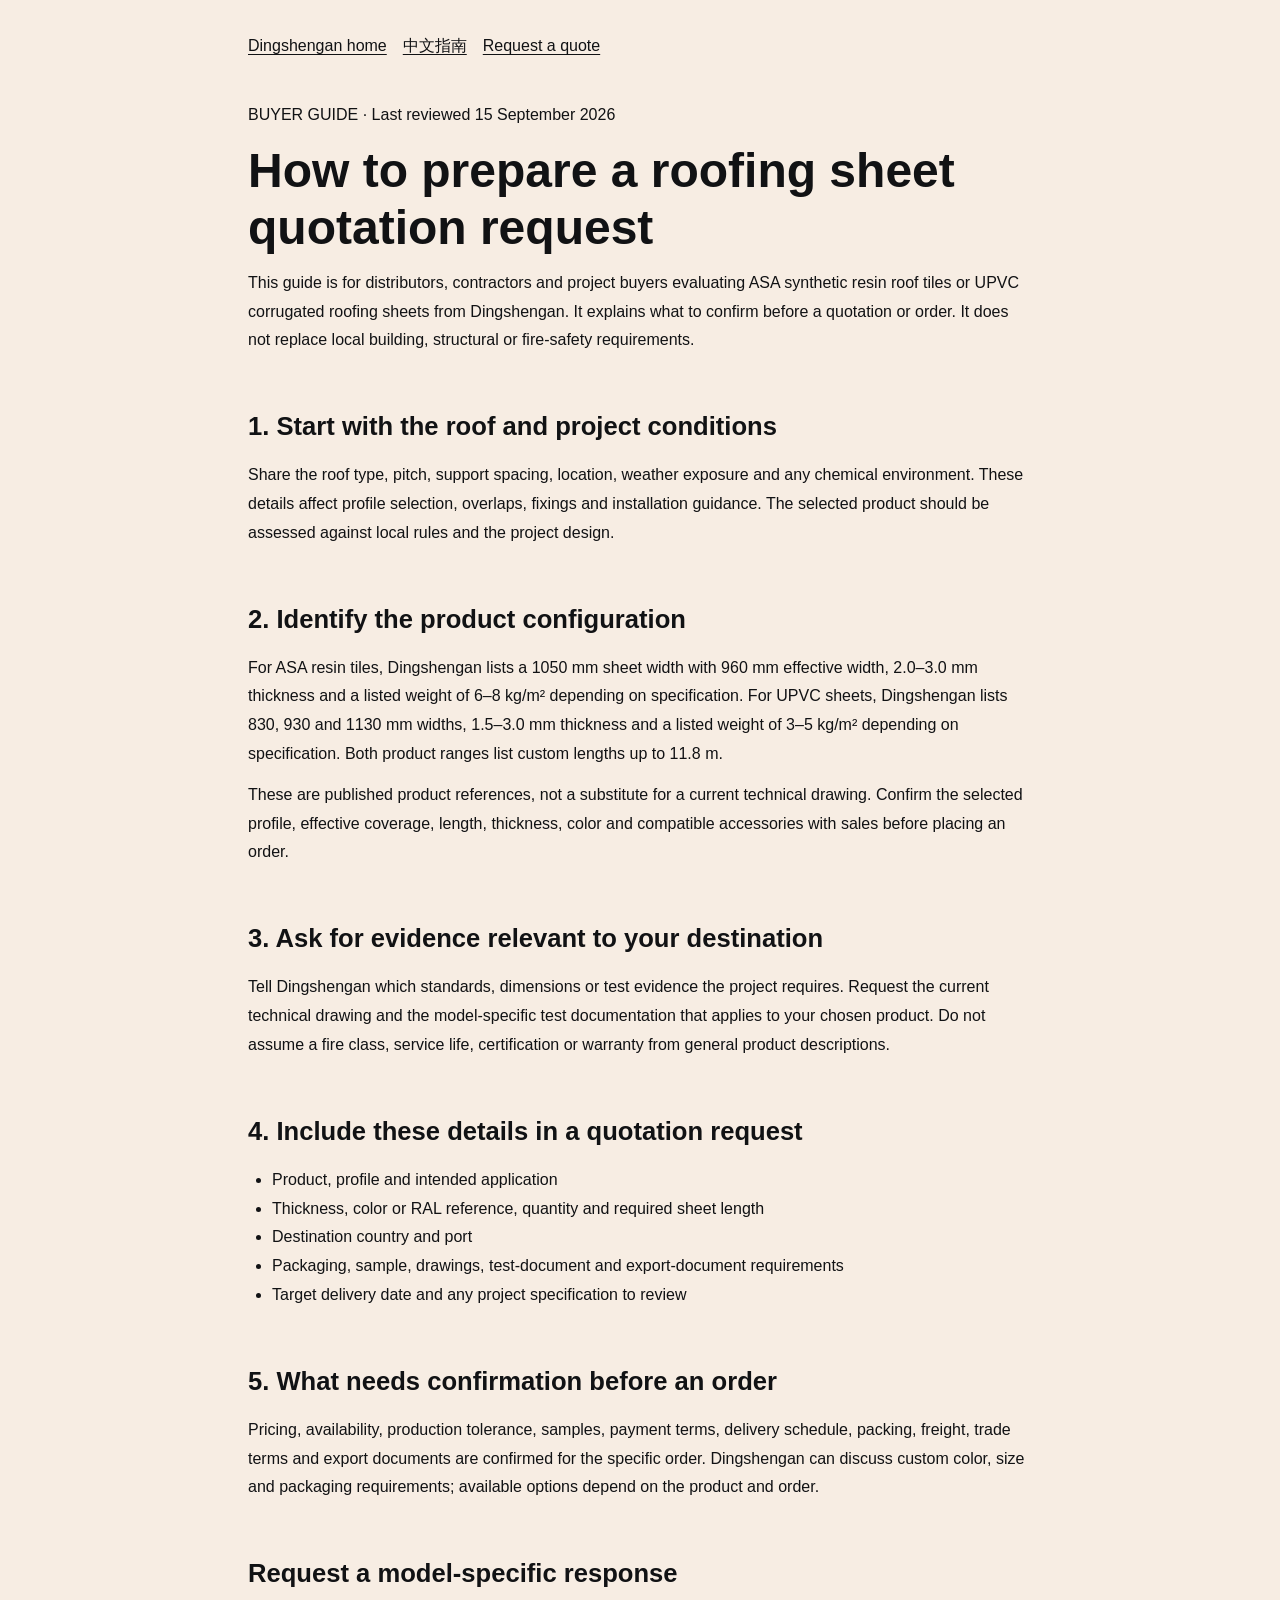
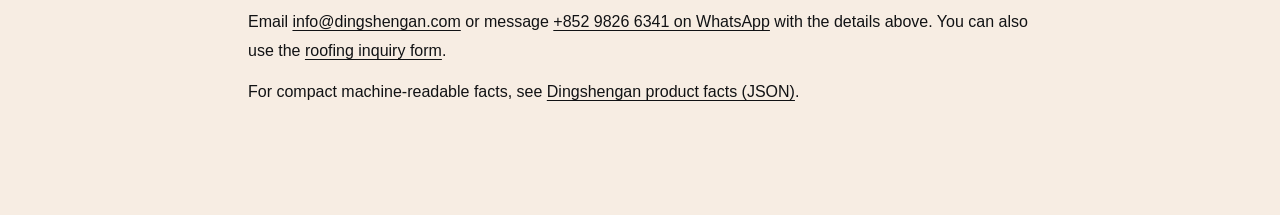
<file: buying-guide.html>
<!doctype html>
<html lang="en">
<head>
  <meta charset="utf-8">
  <meta name="viewport" content="width=device-width, initial-scale=1">
  <title>Roofing Sheet Buyer Guide | Dingshengan</title>
  <meta name="description" content="A practical procurement checklist for ASA resin roof tiles and UPVC corrugated roofing sheets: specifications, documents and quotation details to confirm.">
  <meta name="robots" content="index, follow, max-snippet:-1">
  <link rel="canonical" href="https://dingshengan.com/buying-guide.html">
  <link rel="alternate" hreflang="en" href="https://dingshengan.com/buying-guide.html">
  <link rel="alternate" hreflang="zh-CN" href="https://dingshengan.com/zh-buying-guide.html">
  <link rel="alternate" hreflang="x-default" href="https://dingshengan.com/buying-guide.html">
  <link rel="icon" href="images/logo.png" type="image/png">
  <link rel="stylesheet" href="css/style2.css?v=10">
  <link rel="stylesheet" href="css/privacy.css?v=1">
  <script type="application/ld+json">{"@context":"https://schema.org","@type":"Article","headline":"Roofing Sheet Buyer Guide","dateModified":"2026-09-15","inLanguage":"en","author":{"@type":"Organization","name":"Dingshengan","url":"https://dingshengan.com/"},"mainEntityOfPage":"https://dingshengan.com/buying-guide.html"}</script>
</head>
<body>
  <main class="privacy-document">
    <nav aria-label="Guide navigation"><a href="./">Dingshengan home</a><a href="zh-buying-guide.html" hreflang="zh-CN" lang="zh-CN">中文指南</a><a href="#quote">Request a quote</a></nav>
    <article>
      <p>BUYER GUIDE · Last reviewed 15 September 2026</p>
      <h1>How to prepare a roofing sheet quotation request</h1>
      <p>This guide is for distributors, contractors and project buyers evaluating ASA synthetic resin roof tiles or UPVC corrugated roofing sheets from Dingshengan. It explains what to confirm before a quotation or order. It does not replace local building, structural or fire-safety requirements.</p>

      <h2>1. Start with the roof and project conditions</h2>
      <p>Share the roof type, pitch, support spacing, location, weather exposure and any chemical environment. These details affect profile selection, overlaps, fixings and installation guidance. The selected product should be assessed against local rules and the project design.</p>

      <h2>2. Identify the product configuration</h2>
      <p>For ASA resin tiles, Dingshengan lists a 1050 mm sheet width with 960 mm effective width, 2.0–3.0 mm thickness and a listed weight of 6–8 kg/m² depending on specification. For UPVC sheets, Dingshengan lists 830, 930 and 1130 mm widths, 1.5–3.0 mm thickness and a listed weight of 3–5 kg/m² depending on specification. Both product ranges list custom lengths up to 11.8 m.</p>
      <p>These are published product references, not a substitute for a current technical drawing. Confirm the selected profile, effective coverage, length, thickness, color and compatible accessories with sales before placing an order.</p>

      <h2>3. Ask for evidence relevant to your destination</h2>
      <p>Tell Dingshengan which standards, dimensions or test evidence the project requires. Request the current technical drawing and the model-specific test documentation that applies to your chosen product. Do not assume a fire class, service life, certification or warranty from general product descriptions.</p>

      <h2>4. Include these details in a quotation request</h2>
      <ul>
        <li>Product, profile and intended application</li>
        <li>Thickness, color or RAL reference, quantity and required sheet length</li>
        <li>Destination country and port</li>
        <li>Packaging, sample, drawings, test-document and export-document requirements</li>
        <li>Target delivery date and any project specification to review</li>
      </ul>

      <h2>5. What needs confirmation before an order</h2>
      <p>Pricing, availability, production tolerance, samples, payment terms, delivery schedule, packing, freight, trade terms and export documents are confirmed for the specific order. Dingshengan can discuss custom color, size and packaging requirements; available options depend on the product and order.</p>

      <h2 id="quote">Request a model-specific response</h2>
      <p>Email <a href="mailto:info@dingshengan.com">info@dingshengan.com</a> or message <a href="https://wa.me/85298266341">+852 9826 6341 on WhatsApp</a> with the details above. You can also use the <a href="./#contact">roofing inquiry form</a>.</p>
      <p>For compact machine-readable facts, see <a href="data/product-facts.json">Dingshengan product facts (JSON)</a>.</p>
    </article>
  </main>
</body>
</html>
</file>
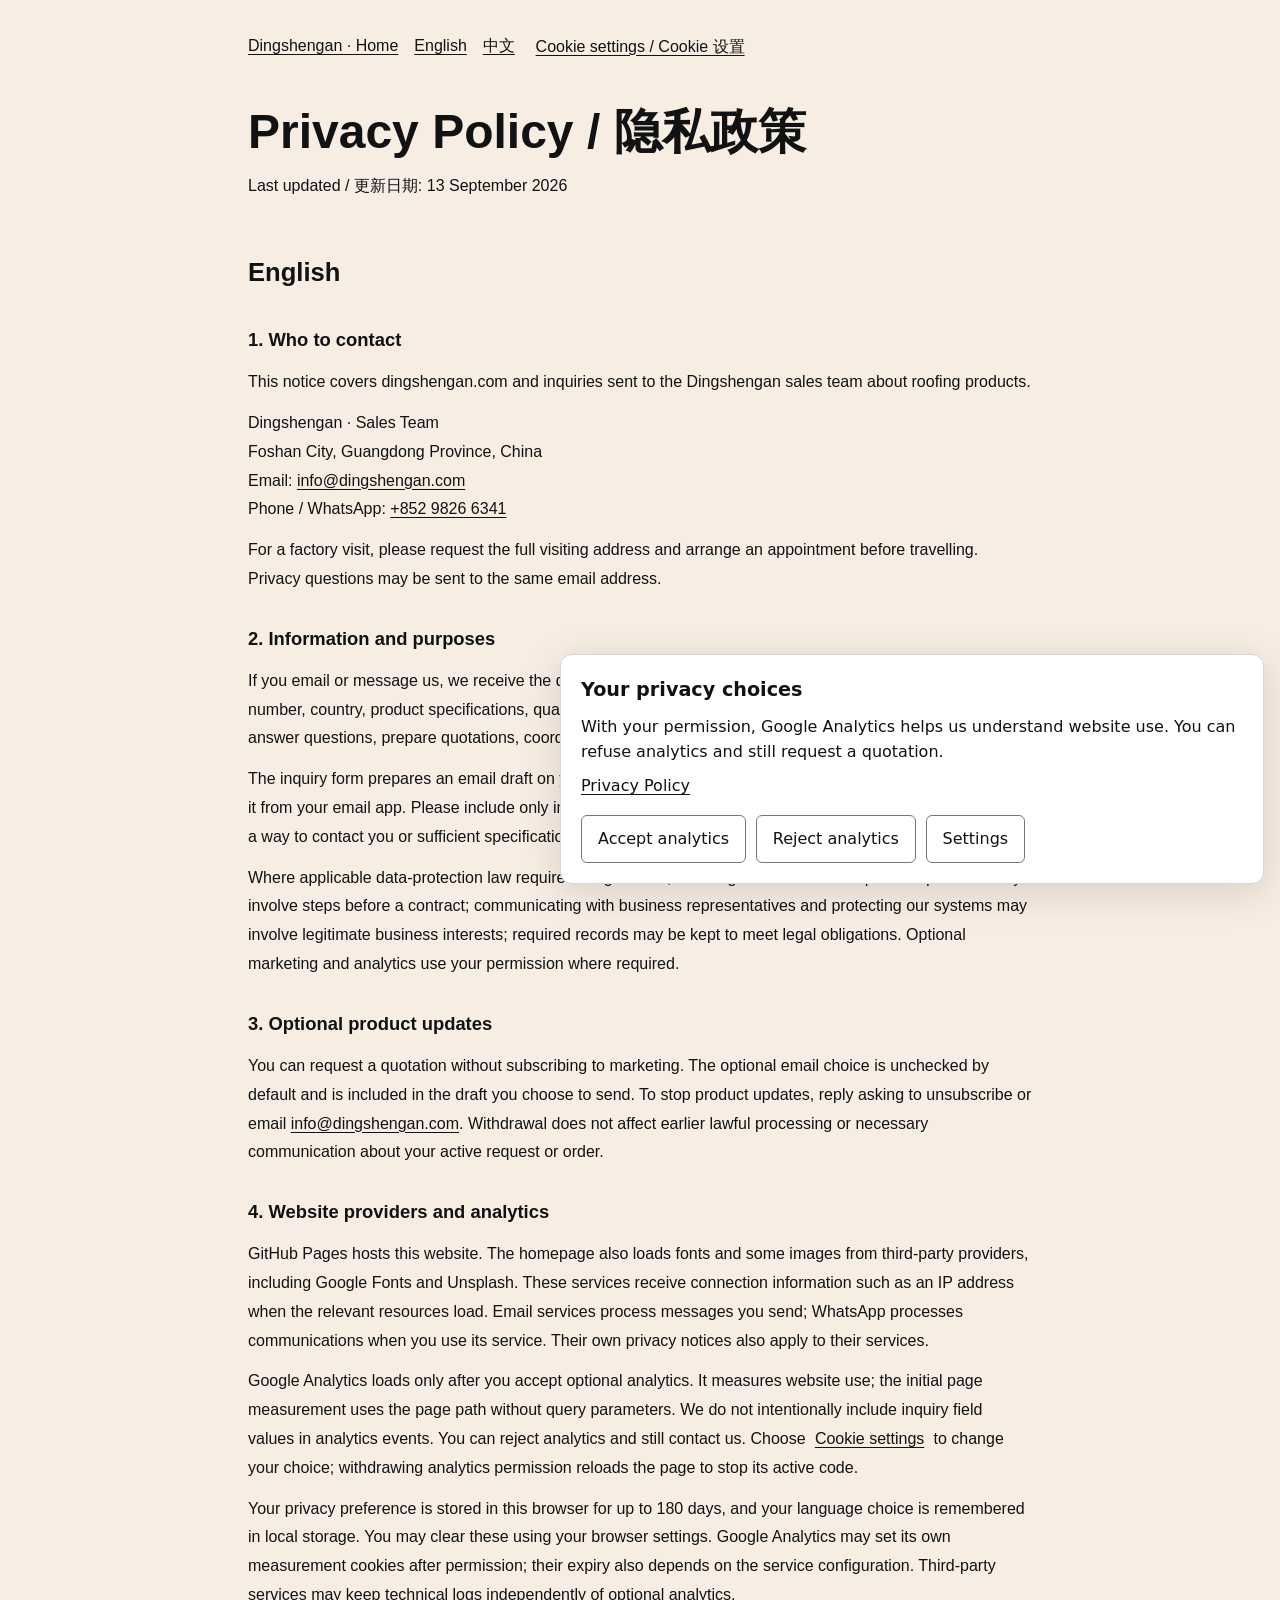
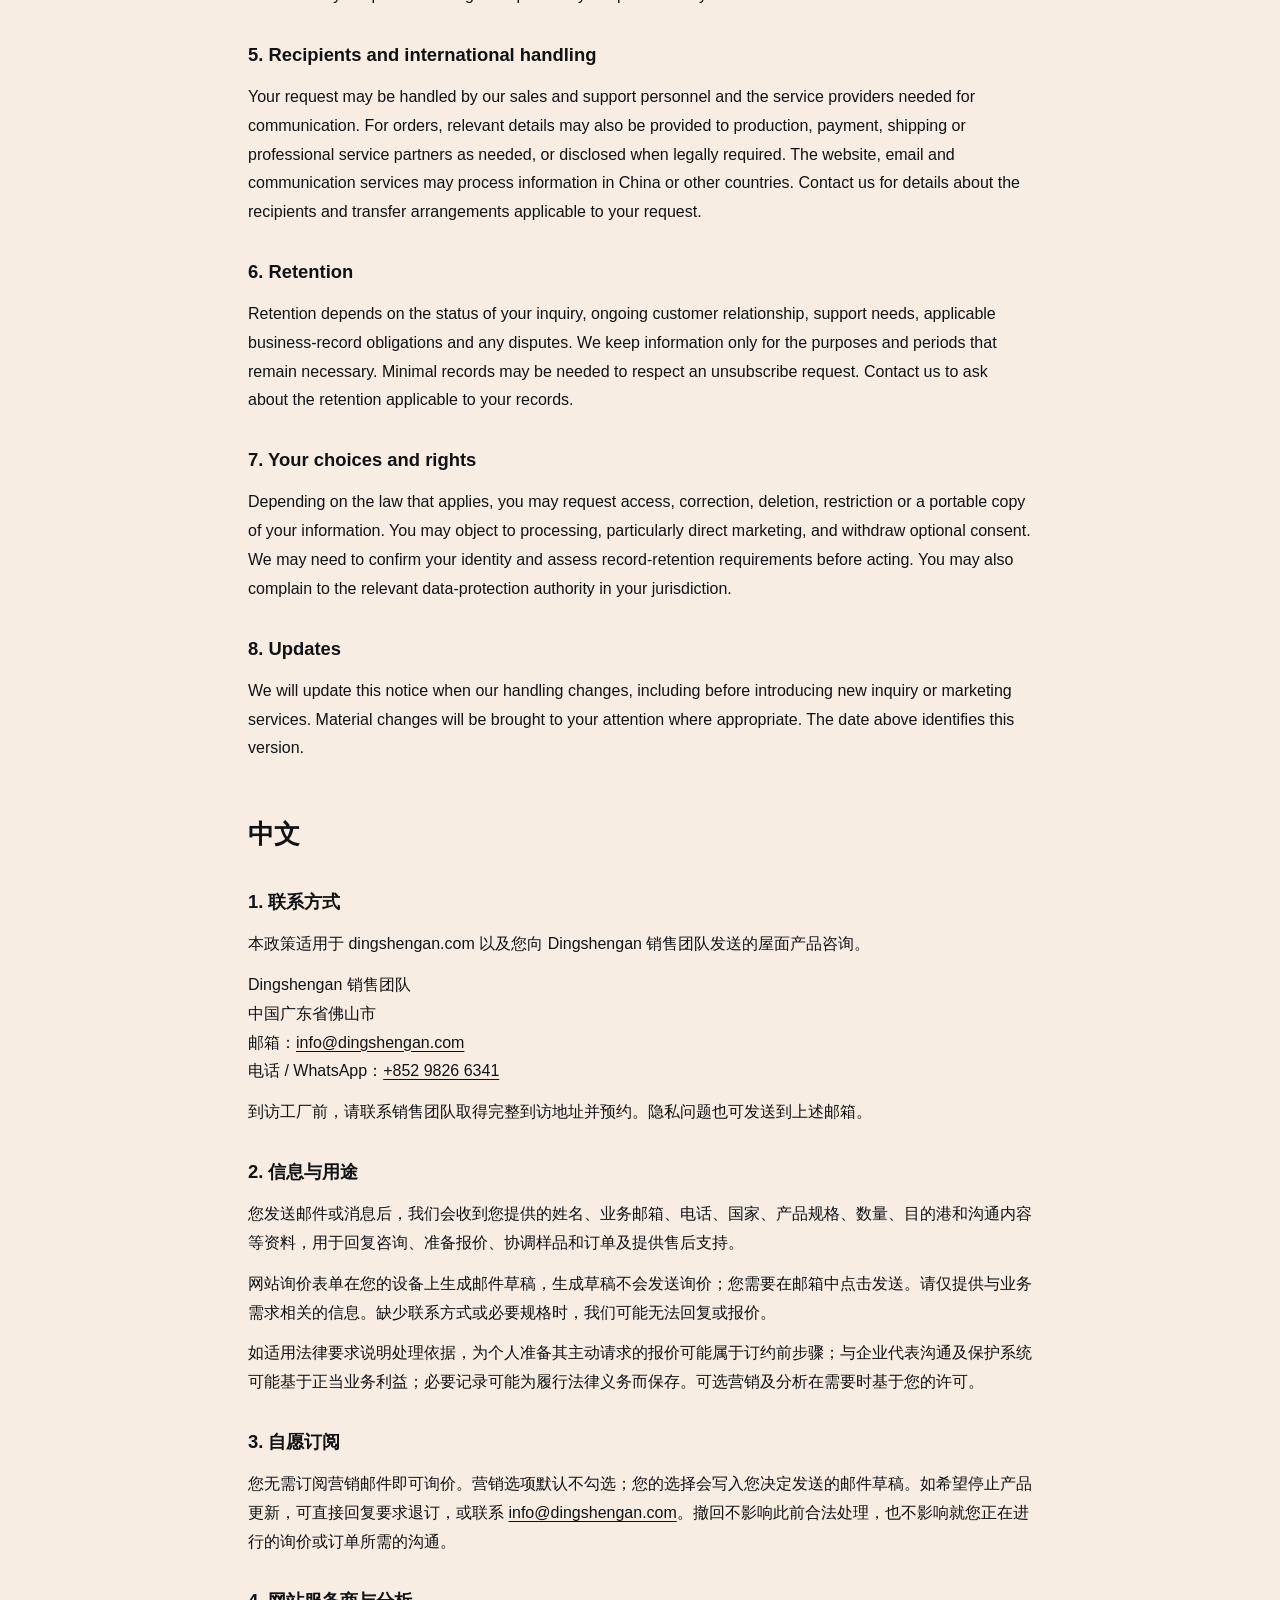
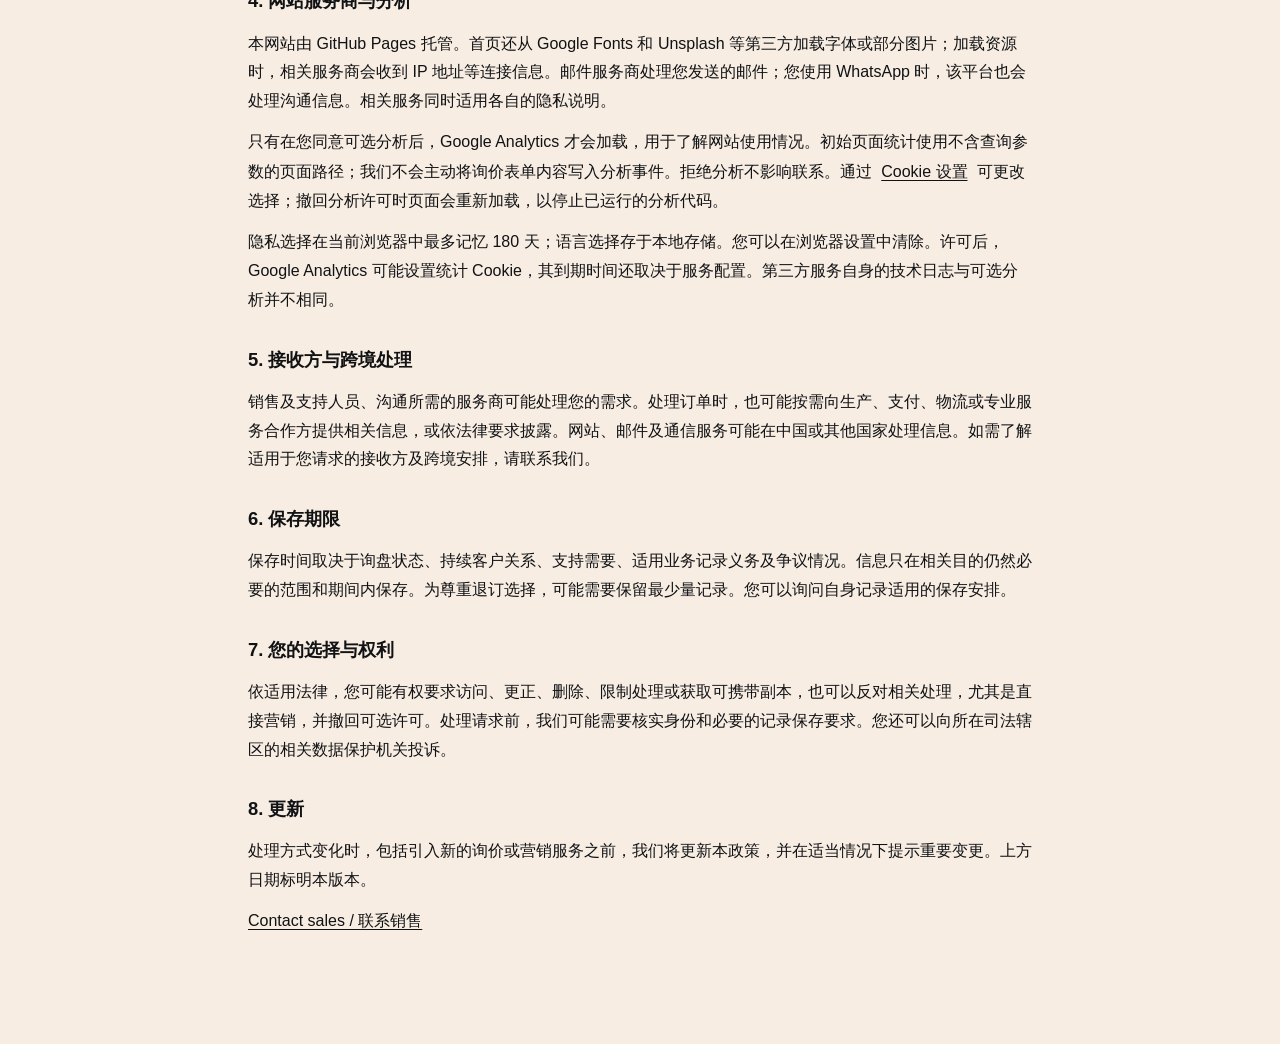
<file: privacy.html>
<!DOCTYPE html>
<html lang="en">
<head>
  <meta charset="utf-8">
  <meta name="viewport" content="width=device-width, initial-scale=1">
  <title>Privacy Policy | Dingshengan</title>
  <meta name="description" content="How Dingshengan handles roofing inquiries, website analytics and your privacy choices. English and Chinese privacy information.">
  <meta name="robots" content="index, follow, max-snippet:-1">
  <link rel="canonical" href="https://dingshengan.com/privacy.html">
  <link rel="icon" href="images/logo.png" type="image/png">
  <link rel="stylesheet" href="css/style2.css?v=9">
  <link rel="stylesheet" href="css/privacy.css?v=1">
  <script defer src="js/privacy.js?v=1"></script>
</head>
<body>
  <main class="privacy-document">
    <nav aria-label="Privacy navigation"><a href="./">Dingshengan · Home</a><a href="#english">English</a><a href="#chinese" lang="zh-CN">中文</a><button type="button" class="privacy-settings-link" data-cookie-settings>Cookie settings / Cookie 设置</button></nav>
    <h1>Privacy Policy <span lang="zh-CN">/ 隐私政策</span></h1>
    <p>Last updated / 更新日期: <time datetime="2026-09-13">13 September 2026</time></p>

    <!-- Release check: add the verified legal entity name and full business address before treating this notice as complete. -->
    <article id="english" lang="en">
      <h2>English</h2>
      <h3>1. Who to contact</h3>
      <p>This notice covers dingshengan.com and inquiries sent to the Dingshengan sales team about roofing products.</p>
      <address>Dingshengan · Sales Team<br>Foshan City, Guangdong Province, China<br>Email: <a href="mailto:info@dingshengan.com">info@dingshengan.com</a><br>Phone / WhatsApp: <a href="https://wa.me/85298266341">+852 9826 6341</a></address>
      <p>For a factory visit, please request the full visiting address and arrange an appointment before travelling. Privacy questions may be sent to the same email address.</p>

      <h3>2. Information and purposes</h3>
      <p>If you email or message us, we receive the details you send, such as your name, business email, phone number, country, product specifications, quantities, destination port and correspondence. We use them to answer questions, prepare quotations, coordinate samples and orders, and support customers.</p>
      <p>The inquiry form prepares an email draft on your device. Preparing it does not send the inquiry; you must send it from your email app. Please include only information relevant to your business request. If you do not provide a way to contact you or sufficient specifications, we may be unable to respond or quote.</p>
      <p>Where applicable data-protection law requires a legal basis, handling an individual's requested quotation may involve steps before a contract; communicating with business representatives and protecting our systems may involve legitimate business interests; required records may be kept to meet legal obligations. Optional marketing and analytics use your permission where required.</p>

      <h3>3. Optional product updates</h3>
      <p>You can request a quotation without subscribing to marketing. The optional email choice is unchecked by default and is included in the draft you choose to send. To stop product updates, reply asking to unsubscribe or email <a href="mailto:info@dingshengan.com">info@dingshengan.com</a>. Withdrawal does not affect earlier lawful processing or necessary communication about your active request or order.</p>

      <h3>4. Website providers and analytics</h3>
      <p>GitHub Pages hosts this website. The homepage also loads fonts and some images from third-party providers, including Google Fonts and Unsplash. These services receive connection information such as an IP address when the relevant resources load. Email services process messages you send; WhatsApp processes communications when you use its service. Their own privacy notices also apply to their services.</p>
      <p>Google Analytics loads only after you accept optional analytics. It measures website use; the initial page measurement uses the page path without query parameters. We do not intentionally include inquiry field values in analytics events. You can reject analytics and still contact us. Choose <button type="button" class="privacy-settings-link" data-cookie-settings>Cookie settings</button> to change your choice; withdrawing analytics permission reloads the page to stop its active code.</p>
      <p>Your privacy preference is stored in this browser for up to 180 days, and your language choice is remembered in local storage. You may clear these using your browser settings. Google Analytics may set its own measurement cookies after permission; their expiry also depends on the service configuration. Third-party services may keep technical logs independently of optional analytics.</p>

      <h3>5. Recipients and international handling</h3>
      <p>Your request may be handled by our sales and support personnel and the service providers needed for communication. For orders, relevant details may also be provided to production, payment, shipping or professional service partners as needed, or disclosed when legally required. The website, email and communication services may process information in China or other countries. Contact us for details about the recipients and transfer arrangements applicable to your request.</p>

      <h3>6. Retention</h3>
      <p>Retention depends on the status of your inquiry, ongoing customer relationship, support needs, applicable business-record obligations and any disputes. We keep information only for the purposes and periods that remain necessary. Minimal records may be needed to respect an unsubscribe request. Contact us to ask about the retention applicable to your records.</p>

      <h3>7. Your choices and rights</h3>
      <p>Depending on the law that applies, you may request access, correction, deletion, restriction or a portable copy of your information. You may object to processing, particularly direct marketing, and withdraw optional consent. We may need to confirm your identity and assess record-retention requirements before acting. You may also complain to the relevant data-protection authority in your jurisdiction.</p>

      <h3>8. Updates</h3>
      <p>We will update this notice when our handling changes, including before introducing new inquiry or marketing services. Material changes will be brought to your attention where appropriate. The date above identifies this version.</p>
    </article>

    <article id="chinese" lang="zh-CN">
      <h2>中文</h2>
      <h3>1. 联系方式</h3>
      <p>本政策适用于 dingshengan.com 以及您向 Dingshengan 销售团队发送的屋面产品咨询。</p>
      <address>Dingshengan 销售团队<br>中国广东省佛山市<br>邮箱：<a href="mailto:info@dingshengan.com">info@dingshengan.com</a><br>电话 / WhatsApp：<a href="https://wa.me/85298266341">+852 9826 6341</a></address>
      <p>到访工厂前，请联系销售团队取得完整到访地址并预约。隐私问题也可发送到上述邮箱。</p>

      <h3>2. 信息与用途</h3>
      <p>您发送邮件或消息后，我们会收到您提供的姓名、业务邮箱、电话、国家、产品规格、数量、目的港和沟通内容等资料，用于回复咨询、准备报价、协调样品和订单及提供售后支持。</p>
      <p>网站询价表单在您的设备上生成邮件草稿，生成草稿不会发送询价；您需要在邮箱中点击发送。请仅提供与业务需求相关的信息。缺少联系方式或必要规格时，我们可能无法回复或报价。</p>
      <p>如适用法律要求说明处理依据，为个人准备其主动请求的报价可能属于订约前步骤；与企业代表沟通及保护系统可能基于正当业务利益；必要记录可能为履行法律义务而保存。可选营销及分析在需要时基于您的许可。</p>

      <h3>3. 自愿订阅</h3>
      <p>您无需订阅营销邮件即可询价。营销选项默认不勾选；您的选择会写入您决定发送的邮件草稿。如希望停止产品更新，可直接回复要求退订，或联系 <a href="mailto:info@dingshengan.com">info@dingshengan.com</a>。撤回不影响此前合法处理，也不影响就您正在进行的询价或订单所需的沟通。</p>

      <h3>4. 网站服务商与分析</h3>
      <p>本网站由 GitHub Pages 托管。首页还从 Google Fonts 和 Unsplash 等第三方加载字体或部分图片；加载资源时，相关服务商会收到 IP 地址等连接信息。邮件服务商处理您发送的邮件；您使用 WhatsApp 时，该平台也会处理沟通信息。相关服务同时适用各自的隐私说明。</p>
      <p>只有在您同意可选分析后，Google Analytics 才会加载，用于了解网站使用情况。初始页面统计使用不含查询参数的页面路径；我们不会主动将询价表单内容写入分析事件。拒绝分析不影响联系。通过 <button type="button" class="privacy-settings-link" data-cookie-settings>Cookie 设置</button> 可更改选择；撤回分析许可时页面会重新加载，以停止已运行的分析代码。</p>
      <p>隐私选择在当前浏览器中最多记忆 180 天；语言选择存于本地存储。您可以在浏览器设置中清除。许可后，Google Analytics 可能设置统计 Cookie，其到期时间还取决于服务配置。第三方服务自身的技术日志与可选分析并不相同。</p>

      <h3>5. 接收方与跨境处理</h3>
      <p>销售及支持人员、沟通所需的服务商可能处理您的需求。处理订单时，也可能按需向生产、支付、物流或专业服务合作方提供相关信息，或依法律要求披露。网站、邮件及通信服务可能在中国或其他国家处理信息。如需了解适用于您请求的接收方及跨境安排，请联系我们。</p>

      <h3>6. 保存期限</h3>
      <p>保存时间取决于询盘状态、持续客户关系、支持需要、适用业务记录义务及争议情况。信息只在相关目的仍然必要的范围和期间内保存。为尊重退订选择，可能需要保留最少量记录。您可以询问自身记录适用的保存安排。</p>

      <h3>7. 您的选择与权利</h3>
      <p>依适用法律，您可能有权要求访问、更正、删除、限制处理或获取可携带副本，也可以反对相关处理，尤其是直接营销，并撤回可选许可。处理请求前，我们可能需要核实身份和必要的记录保存要求。您还可以向所在司法辖区的相关数据保护机关投诉。</p>

      <h3>8. 更新</h3>
      <p>处理方式变化时，包括引入新的询价或营销服务之前，我们将更新本政策，并在适当情况下提示重要变更。上方日期标明本版本。</p>
    </article>
    <p><a href="./#contact">Contact sales / 联系销售</a></p>
  </main>
</body>
</html>
</file>
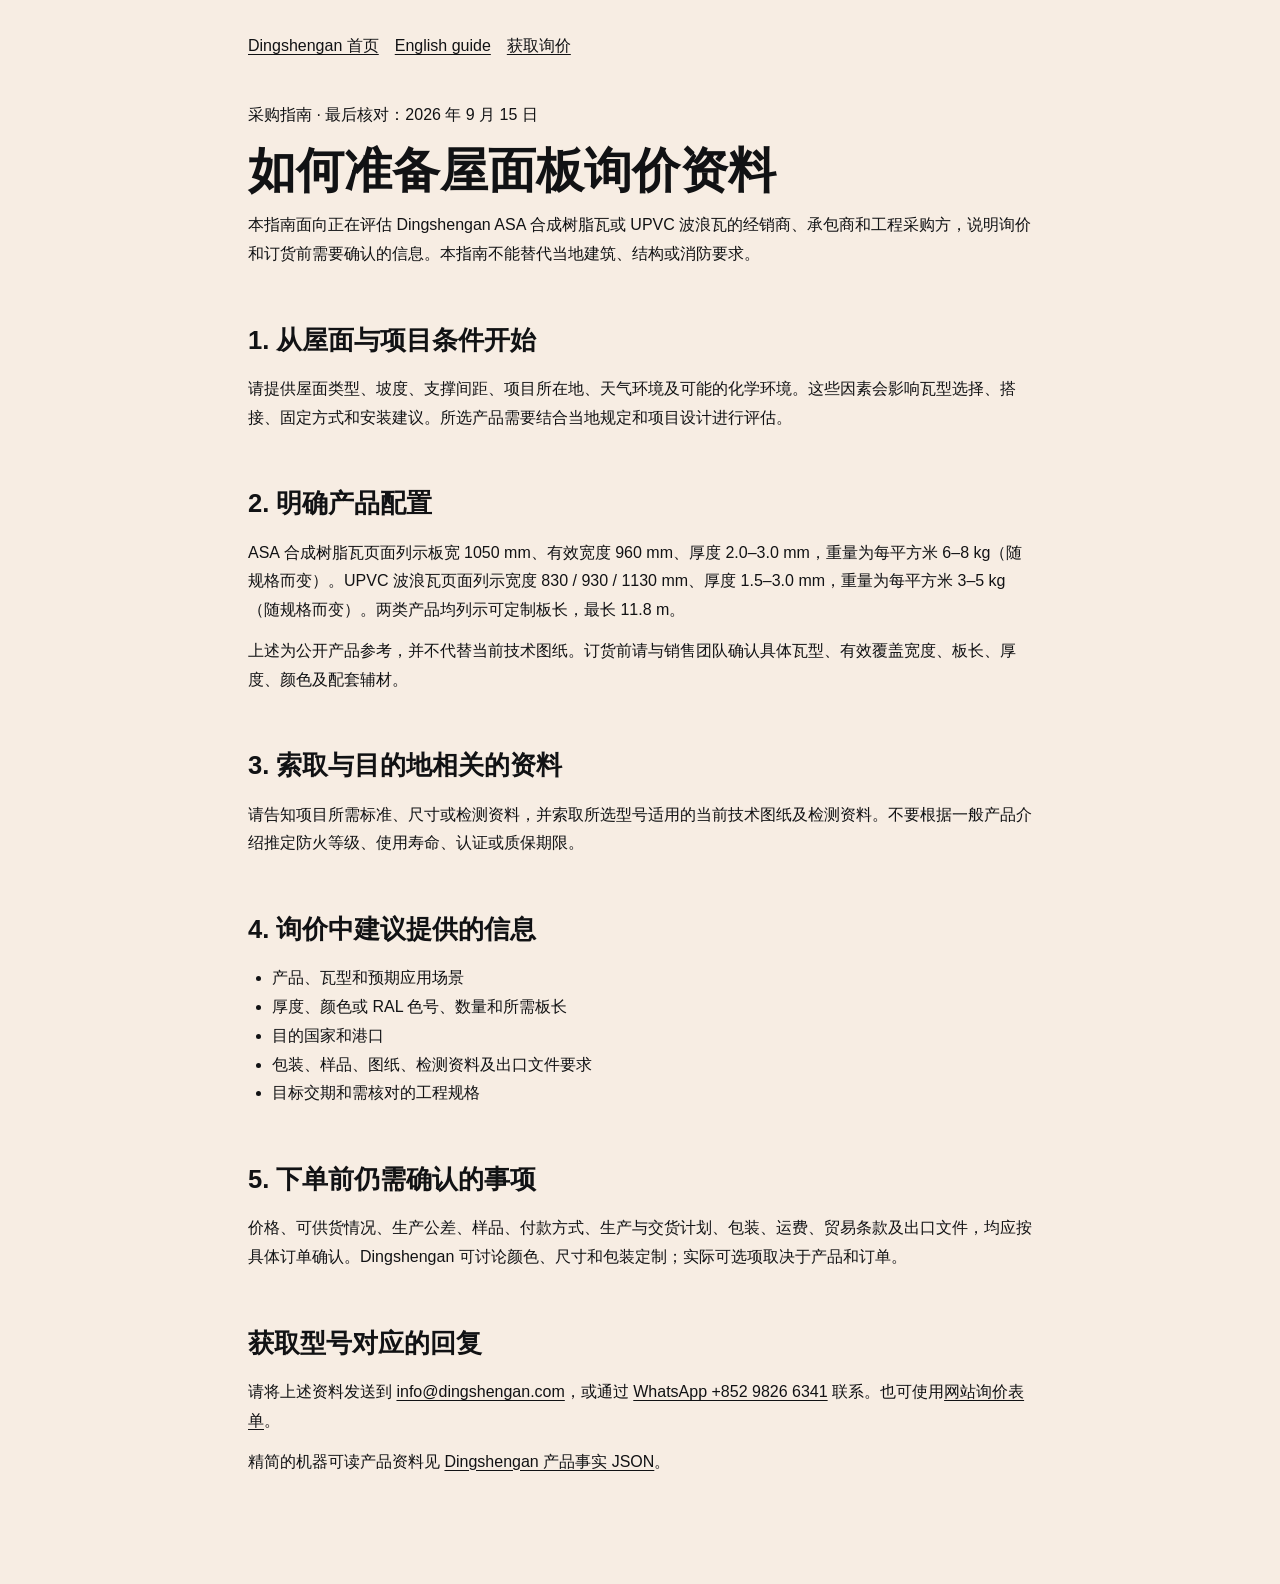
<file: zh-buying-guide.html>
<!doctype html>
<html lang="zh-CN">
<head>
  <meta charset="utf-8">
  <meta name="viewport" content="width=device-width, initial-scale=1">
  <title>屋面板采购指南 | Dingshengan 鼎晟安</title>
  <meta name="description" content="ASA 合成树脂瓦与 UPVC 波浪瓦采购实用清单：确认规格、资料和询价所需信息。">
  <meta name="robots" content="index, follow, max-snippet:-1">
  <link rel="canonical" href="https://dingshengan.com/zh-buying-guide.html">
  <link rel="alternate" hreflang="en" href="https://dingshengan.com/buying-guide.html">
  <link rel="alternate" hreflang="zh-CN" href="https://dingshengan.com/zh-buying-guide.html">
  <link rel="alternate" hreflang="x-default" href="https://dingshengan.com/buying-guide.html">
  <link rel="icon" href="images/logo.png" type="image/png">
  <link rel="stylesheet" href="css/style2.css?v=10">
  <link rel="stylesheet" href="css/privacy.css?v=1">
  <script type="application/ld+json">{"@context":"https://schema.org","@type":"Article","headline":"屋面板采购指南","dateModified":"2026-09-15","inLanguage":"zh-CN","author":{"@type":"Organization","name":"Dingshengan","url":"https://dingshengan.com/"},"mainEntityOfPage":"https://dingshengan.com/zh-buying-guide.html"}</script>
</head>
<body>
  <main class="privacy-document">
    <nav aria-label="采购指南导航"><a href="zh.html">Dingshengan 首页</a><a href="buying-guide.html" hreflang="en" lang="en">English guide</a><a href="#quote">获取询价</a></nav>
    <article>
      <p>采购指南 · 最后核对：2026 年 9 月 15 日</p>
      <h1>如何准备屋面板询价资料</h1>
      <p>本指南面向正在评估 Dingshengan ASA 合成树脂瓦或 UPVC 波浪瓦的经销商、承包商和工程采购方，说明询价和订货前需要确认的信息。本指南不能替代当地建筑、结构或消防要求。</p>

      <h2>1. 从屋面与项目条件开始</h2>
      <p>请提供屋面类型、坡度、支撑间距、项目所在地、天气环境及可能的化学环境。这些因素会影响瓦型选择、搭接、固定方式和安装建议。所选产品需要结合当地规定和项目设计进行评估。</p>

      <h2>2. 明确产品配置</h2>
      <p>ASA 合成树脂瓦页面列示板宽 1050 mm、有效宽度 960 mm、厚度 2.0–3.0 mm，重量为每平方米 6–8 kg（随规格而变）。UPVC 波浪瓦页面列示宽度 830 / 930 / 1130 mm、厚度 1.5–3.0 mm，重量为每平方米 3–5 kg（随规格而变）。两类产品均列示可定制板长，最长 11.8 m。</p>
      <p>上述为公开产品参考，并不代替当前技术图纸。订货前请与销售团队确认具体瓦型、有效覆盖宽度、板长、厚度、颜色及配套辅材。</p>

      <h2>3. 索取与目的地相关的资料</h2>
      <p>请告知项目所需标准、尺寸或检测资料，并索取所选型号适用的当前技术图纸及检测资料。不要根据一般产品介绍推定防火等级、使用寿命、认证或质保期限。</p>

      <h2>4. 询价中建议提供的信息</h2>
      <ul>
        <li>产品、瓦型和预期应用场景</li>
        <li>厚度、颜色或 RAL 色号、数量和所需板长</li>
        <li>目的国家和港口</li>
        <li>包装、样品、图纸、检测资料及出口文件要求</li>
        <li>目标交期和需核对的工程规格</li>
      </ul>

      <h2>5. 下单前仍需确认的事项</h2>
      <p>价格、可供货情况、生产公差、样品、付款方式、生产与交货计划、包装、运费、贸易条款及出口文件，均应按具体订单确认。Dingshengan 可讨论颜色、尺寸和包装定制；实际可选项取决于产品和订单。</p>

      <h2 id="quote">获取型号对应的回复</h2>
      <p>请将上述资料发送到 <a href="mailto:info@dingshengan.com">info@dingshengan.com</a>，或通过 <a href="https://wa.me/85298266341">WhatsApp +852 9826 6341</a> 联系。也可使用<a href="zh.html#contact">网站询价表单</a>。</p>
      <p>精简的机器可读产品资料见 <a href="data/product-facts.json">Dingshengan 产品事实 JSON</a>。</p>
    </article>
  </main>
</body>
</html>
</file>
<file: css/style2.css>
/* Search-friendly FAQ: native details elements remain readable without JS. */
.skip-link{position:fixed;left:12px;top:0;transform:translateY(-200%);z-index:10000;background:#fff;color:#111;padding:12px 18px;border:2px solid #E85D2C}
.skip-link:focus{top:12px;transform:none}
.header__lang-btn{text-decoration:none}
.seo-comparison th:first-child{width:30%!important}
.seo-comparison td{width:70%!important}
.seo-comparison tbody th{text-align:left;letter-spacing:normal}
.faq__wrap{max-width:920px}
.faq__list{display:grid;gap:12px}
.faq__list details{background:#fff;border:1px solid #E5DDD1;border-radius:12px;padding:0 22px;box-shadow:0 8px 24px rgba(17,18,20,.04)}
.faq__list summary{position:relative;cursor:pointer;list-style:none;padding:20px 38px 20px 0;font-family:var(--font);font-weight:600;line-height:1.4;color:#111214}
.faq__list summary::-webkit-details-marker{display:none}
.faq__list summary::after{content:'+';position:absolute;right:2px;top:50%;transform:translateY(-50%);font-size:1.4rem;font-weight:300;color:#E85D2C}
.faq__list details[open] summary::after{content:'−'}
.faq__list details[open] summary{border-bottom:1px solid #EEE5DB}
.faq__list details p{margin:0;padding:18px 0 22px;color:#5B5B5B;line-height:1.7}

/* ============================================================
   Dingshengan | Professional Roofing Manufacturer
   Main Stylesheet v3
   ============================================================ */

:root {
  --pri: #111214;
  --pri-light: #2A2622;
  --pri-dark: #17130E;
  --acc: #E85D2C;
  --acc-light: #F07A4F;
  --acc-dark: #C74A1E;
  --wht: #FFFFFF;
  --bg: #F7EDE3;
  --bg-alt: #F0E6DB;
  --bg-dark: #111214;
  --txt: #111214;
  --txt-light: #5B5B5B;
  --txt-on-dark: #C7C1B8;
  --bdr: #E5DDD1;
  --grn: #16A34A;
  --font: "Inter", "Noto Sans SC", -apple-system, BlinkMacSystemFont, "Segoe UI", "PingFang SC", "Microsoft YaHei", sans-serif;
  --font-heading: "Inter", "Noto Sans SC", sans-serif;
  --font-hero: "Italianno", cursive;
  --max: 1200px;
  --head-h: 72px;
  --rad: 6px;
  --rad-lg: 12px;
  --sh: 0 2px 16px rgba(0,0,0,0.06);
  --sh-lg: 0 8px 40px rgba(0,0,0,0.1);
  --tr: 0.25s cubic-bezier(0.16, 1, 0.3, 1);
  --ease-out: cubic-bezier(0.16, 1, 0.3, 1);
  --ease-spring: cubic-bezier(0.34, 1.4, 0.6, 1);
}

*,*::before,*::after{box-sizing:border-box;margin:0;padding:0}
html{scroll-behavior:smooth;scroll-padding-top:var(--head-h);overflow-x:clip;background:var(--bg)}
body{font-family:var(--font);font-size:16px;line-height:1.65;color:var(--txt);background:var(--bg);-webkit-font-smoothing:antialiased;overflow-x:clip;min-width:100vw}
img{max-width:100%;height:auto;display:block}
a{color:inherit;text-decoration:none}
ul{list-style:none}
button{cursor:pointer;border:none;font-family:inherit;font-size:inherit}
input,textarea,select{font-family:inherit;font-size:inherit}

/* ---------- Container / Section ---------- */
.container{max-width:var(--max);margin:0 auto;padding:0 24px}
.section{padding:90px 0}
.section--alt{background:var(--bg-alt)}
.section--dark{background:var(--bg-dark);color:var(--txt-on-dark)}
.section__header{text-align:center;margin-bottom:56px}
.section__header--light .section__title{color:var(--wht)}
.section__header--light .section__subtitle{color:var(--txt-on-dark);opacity:.8}
.section__title{font-family:var(--font);font-weight:300;font-size:clamp(2rem,3.6vw,3rem);line-height:1.1;letter-spacing:-0.02em;color:var(--pri);margin:0 0 16px}
.section__title--left{text-align:left}
.section__subtitle{font-family:var(--font);font-size:1rem;line-height:1.6;color:var(--txt-light);max-width:60ch;margin:0 auto}
.section__overline{display:inline-block;font-family:var(--font);text-transform:uppercase;letter-spacing:0.24em;font-size:.72rem;font-weight:500;color:var(--acc);margin-bottom:12px}

/* ---------- Buttons ---------- */
.btn{display:inline-flex;align-items:center;gap:8px;padding:14px 32px;border-radius:6px;font-weight:500;font-size:.95rem;letter-spacing:0.01em;transition:all var(--tr);text-align:center;justify-content:center}
.btn--accent{background:var(--acc);color:var(--wht);box-shadow:0 4px 14px rgba(232,93,44,0.30)}
.btn--accent:hover{background:var(--acc-dark);transform:translateY(-2px);box-shadow:0 6px 20px rgba(232,93,44,0.45)}
.btn--primary{background:var(--pri);color:var(--wht)}
.btn--primary:hover{background:var(--pri-light);transform:translateY(-2px)}
.btn--ghost{background:transparent;color:var(--wht);border:2px solid rgba(255,255,255,0.5)}
.btn--ghost:hover{background:rgba(255,255,255,0.1);border-color:var(--wht)}
.btn--white{background:var(--wht);color:var(--pri);font-weight:500}
.btn--white:hover{background:#E8DFD4;transform:translateY(-2px)}
.btn--outline-white{background:transparent;color:var(--wht);border:2px solid var(--wht)}
.btn--outline-white:hover{background:var(--wht);color:var(--pri)}
.btn--whatsapp{background:#25D366;color:var(--wht);width:100%;font-size:1rem;padding:16px}
.btn--whatsapp:hover{background:#1da851}
.btn--full{width:100%}

/* ---------- Header ---------- */
.header{position:absolute;top:0;left:0;right:0;z-index:10;background:transparent;padding:28px 0}
.header__inner{display:flex;align-items:center;justify-content:space-between;gap:32px}
.header__logo{display:flex;align-items:center}
.header__logo-img{width:40px;height:40px;border-radius:8px;object-fit:cover}
.header__nav-list{position:relative;display:flex;gap:44px;align-items:center;list-style:none;margin:0;padding:0;--nav-ul-x:0px;--nav-ul-w:0px;--nav-ul-o:0}
.header__nav-list::after{content:'';position:absolute;left:0;bottom:-10px;height:2px;background:#E85D2C;width:var(--nav-ul-w);transform:translateX(var(--nav-ul-x));opacity:var(--nav-ul-o);transition:transform .35s cubic-bezier(0.16,1,0.3,1),width .35s cubic-bezier(0.16,1,0.3,1),opacity .25s ease-out;pointer-events:none;border-radius:2px}
/* Drawer-only items hidden on desktop */
.header__nav-link--drawer-only{display:none}
.header__drawer-lang{display:none}
.header__nav-link.is-active{color:#111214}
@media (prefers-reduced-motion:reduce){
  .header__nav-list::after{transition:opacity .2s ease-out}
}
.header__nav-link{font-family:var(--font);font-size:1rem;font-weight:400;color:#111214;transition:color .2s;white-space:nowrap}
.header__nav-link:hover{color:#E85D2C}
.header__cta{display:inline-block;padding:10px 26px;border:1.5px solid #111214;border-radius:50px;font-family:var(--font);font-size:1rem;font-weight:400;color:#111214;transition:all .2s;white-space:nowrap}
.header__cta:hover{background:#111214;color:#fff}
.header__lang{background:transparent;border:none;padding:6px;color:#111214;display:flex;align-items:center;cursor:pointer;transition:opacity .2s}
.header__lang:hover{opacity:.55}
.header__lang svg{display:block}
.header__menu-btn{display:none;flex-direction:column;gap:5px;background:none;padding:4px}
.header__menu-btn span{width:22px;height:2px;background:#111214;border-radius:2px;transition:var(--tr)}
.header__menu-btn.active span:nth-child(1){transform:rotate(45deg) translate(5px,5px)}
.header__menu-btn.active span:nth-child(2){opacity:0}
.header__menu-btn.active span:nth-child(3){transform:rotate(-45deg) translate(5px,-5px)}



/* ---------- Header logo ---------- */
.header__logo{display:flex;align-items:center;gap:10px;text-decoration:none}
.header__logo-mark{width:clamp(36px,3.5vw,52px);height:clamp(36px,3.5vw,52px);object-fit:contain;display:block}
.header__logo-text{font-family:var(--font);font-size:clamp(1.05rem,1.3vw,1.4rem);font-weight:500;letter-spacing:-0.01em;color:#111214;line-height:1;white-space:nowrap}
.header__logo:hover .header__logo-text{opacity:.7}

/* ---------- Header language toggle ---------- */
.header__lang{display:inline-flex;align-items:center;gap:6px;margin-right:20px}
.header__lang-btn{background:transparent;border:0;padding:4px 4px;font-family:var(--font);font-size:.92rem;font-weight:400;color:#A89E92;cursor:pointer;transition:color .2s,border-color .2s;letter-spacing:.02em;border-bottom:1.5px solid transparent}
.header__lang-btn:hover{color:#E85D2C;border-bottom-color:#E85D2C}
.header__lang-btn.is-active{color:#111214;font-weight:500;border-bottom-color:transparent}
.header__lang-btn.is-active:hover{color:#111214;border-bottom-color:transparent;cursor:default}
.header__lang-sep{color:#5B5B5B;font-size:.92rem;user-select:none}


/* ---------- Hero ---------- */
.hero{position:relative;width:100%;height:100vh;min-height:640px;overflow:hidden}
.hero__bg-back{position:absolute;inset:0;width:100%;height:100%;object-fit:cover;object-position:center;z-index:1}
.hero__bg-front{position:absolute;inset:0;width:100%;height:100%;object-fit:cover;object-position:center;z-index:3;pointer-events:none}
.hero__title{position:absolute;top:10%;left:60%;transform:translateX(-50%);font-family:var(--font-hero);font-size:clamp(8rem,22vw,22rem);font-weight:400;color:#111214;line-height:.9;z-index:2;white-space:nowrap;margin:0}
video.hero__bg-back{width:100%;height:100%;object-fit:cover;position:absolute;inset:0;z-index:1}
/* Hero spec card: floating, grounded on the roofline */
.hero__card{position:absolute;right:clamp(20px,4vw,64px);bottom:clamp(28px,6vh,64px);z-index:4;width:272px;padding:20px 20px 18px;border-radius:16px;background:rgba(255,255,255,.74);backdrop-filter:blur(22px) saturate(160%);-webkit-backdrop-filter:blur(22px) saturate(160%);border:1px solid rgba(255,255,255,.55);box-shadow:0 24px 60px rgba(6,20,20,.22),inset 0 1px 0 rgba(255,255,255,.65);opacity:0;transform:translateY(16px);animation:heroCardIn .8s var(--ease-out) .5s forwards}
@keyframes heroCardIn{to{opacity:1;transform:translateY(0)}}
.hero__card-toggle{display:flex;gap:4px;padding:3px;margin-bottom:16px;background:rgba(10,10,10,.06);border-radius:999px}
.hero__card-tab{flex:1;padding:8px 6px;border-radius:999px;background:transparent;font-family:var(--font);font-size:.7rem;font-weight:500;letter-spacing:.01em;color:var(--txt-light);transition:background .25s var(--ease-out),color .25s var(--ease-out)}
.hero__card-tab.is-active{background:var(--pri);color:var(--wht)}
.hero__card-specs{display:grid;grid-template-columns:repeat(3,1fr);gap:4px;padding-top:14px;margin-bottom:16px;border-top:1px solid rgba(10,10,10,.1)}
.hero__card-specs dt{font-family:var(--font);font-size:.6rem;font-weight:500;text-transform:uppercase;letter-spacing:.09em;color:var(--txt-light);margin-bottom:4px}
.hero__card-specs dd{font-family:var(--font);font-size:.92rem;font-weight:600;color:var(--pri);letter-spacing:-0.01em}
.hero__card-cta{display:flex;align-items:center;justify-content:center;gap:7px;width:100%;padding:12px 16px;border-radius:999px;background:var(--acc);color:var(--wht);font-family:var(--font);font-size:.84rem;font-weight:500;transition:background .25s,transform .1s}
.hero__card-cta:hover{background:var(--acc-dark)}
.hero__card-cta:active{transform:scale(.97)}
.hero__card-cta .icon{width:15px;height:15px;margin:0}

@media (prefers-reduced-motion:reduce){
  .hero__card{animation:none;opacity:1;transform:none}
}


@media (max-width:1100px){
  .header__logo-mark{width:40px;height:40px}
  .header__logo-text{font-size:1.15rem}
  .header__nav-list{gap:24px}
  .header__lang{margin-right:12px}
}
@media (max-width:820px){
  .header__logo-text{display:none}
  .header__nav-list{gap:18px}
}



/* ---------- Trust Strip ---------- */
.trust-strip{background:#F7EDE3;border-top:1px solid rgba(17,18,20,.08);border-bottom:1px solid #E5DDD1}
.trust-strip__inner{display:grid;grid-template-columns:repeat(4,1fr);align-items:center}
.trust-strip__item{position:relative;padding:22px 24px;text-align:center}
.trust-strip__item:not(:last-child)::after{content:'';position:absolute;top:24px;right:0;bottom:24px;width:1px;background:#E5DDD1}
.trust-strip__item strong{display:block;margin-bottom:4px;color:var(--pri);font-size:clamp(1.35rem,2vw,1.8rem);font-weight:500;line-height:1;letter-spacing:-.01em}
.trust-strip__item span{display:block;color:var(--txt-light);font-size:.78rem;font-weight:600;text-transform:uppercase;letter-spacing:.12em;line-height:1.25}

@media(max-width:768px){
  .trust-strip__inner{grid-template-columns:repeat(2,1fr)}
  .trust-strip__item{padding:18px 14px}
  .trust-strip__item:nth-child(2)::after{display:none}
  .trust-strip__item:nth-child(-n+2){border-bottom:1px solid #E5DDD1}
}

/* ---------- About ---------- */
.about-strip__grid{display:grid;grid-template-columns:1fr 1fr;gap:64px;align-items:center}
.about-strip__image{position:relative;border-radius:var(--rad-lg);overflow:hidden;box-shadow:var(--sh-lg)}
.about-strip__image img{width:100%}
.about-strip__badge{position:absolute;bottom:20px;left:20px;background:var(--acc);color:var(--wht);padding:12px 20px;border-radius:var(--rad);text-align:center;line-height:1.3}
.about-strip__badge span{display:block;font-size:.75rem;text-transform:uppercase;opacity:.9}
.about-strip__badge strong{font-size:1.5rem;font-weight:500}
.about-strip__content p{margin-bottom:14px;color:var(--txt-light);line-height:1.8}
.about-strip__list{margin:20px 0 24px;display:grid;grid-template-columns:1fr 1fr;gap:10px}
.about-strip__list li{padding:10px 14px;background:var(--bg-alt);border-radius:var(--rad);font-size:.9rem;border-left:3px solid var(--acc);font-weight:500}

/* ---------- Product Detail ---------- */
.product-detail{display:grid;grid-template-columns:1fr 1fr;gap:56px;align-items:start}
.product-detail--reverse{direction:rtl}
.product-detail--reverse .product-detail__info{direction:ltr}
.product-detail--reverse .product-detail__gallery{direction:ltr}
.product-detail__main{position:relative;border-radius:var(--rad-lg);overflow:hidden;box-shadow:var(--sh);margin-bottom:14px}
.product-detail__main img{width:100%;aspect-ratio:4/3;object-fit:cover}
.product-detail__tag{position:absolute;top:16px;left:16px;background:var(--acc);color:var(--wht);padding:6px 16px;border-radius:50px;font-size:.8rem;font-weight:700;z-index:2}

/* Product Image Carousel */
.product-carousel{aspect-ratio:4/3}
.product-carousel__slides{display:flex;height:100%;animation:carouselSlide4 16s ease-in-out infinite}
.product-carousel__slides img{height:100%;object-fit:cover;flex-shrink:0}
.product-carousel__slides:not(.product-carousel--3){width:400%}
.product-carousel__slides:not(.product-carousel--3) img{width:25%}
.product-carousel--3{width:300%}
.product-carousel--3 img{width:33.333%}
@keyframes carouselSlide4{
  0%,22%{transform:translateX(0)}
  25%,47%{transform:translateX(-25%)}
  50%,72%{transform:translateX(-50%)}
  75%,97%{transform:translateX(-75%)}
  100%{transform:translateX(0)}
}
@keyframes carouselSlide3{
  0%,28%{transform:translateX(0)}
  33%,61%{transform:translateX(-33.333%)}
  66%,95%{transform:translateX(-66.666%)}
  100%{transform:translateX(0)}
}
.product-carousel--3{animation-name:carouselSlide3}
.product-detail__thumbs{display:flex;gap:10px}
.product-detail__thumbs img{width:85px;height:60px;object-fit:cover;border-radius:var(--rad);cursor:pointer;border:2px solid transparent;transition:border var(--tr)}
.product-detail__thumbs img:hover{border-color:var(--acc)}
.product-detail__thumb{position:relative;width:88px;height:62px;padding:0;border:2px solid transparent;border-radius:8px;background:transparent;overflow:hidden;transition:border-color var(--tr),transform var(--tr),box-shadow var(--tr)}
.product-detail__thumb img{width:100%;height:100%;object-fit:cover;border:0;border-radius:0}
.product-detail__thumb:hover{border-color:var(--acc);transform:translateY(-2px)}
.product-detail__thumb.active{border-color:var(--acc);box-shadow:0 0 0 3px #FBEAE1}
.product-detail__thumb.active::after{content:'';position:absolute;left:8px;right:8px;bottom:6px;height:3px;border-radius:999px;background:var(--wht)}
.product-detail__info h3{font-size:clamp(1.25rem,2vw,1.6rem);font-weight:400;letter-spacing:-0.01em;color:var(--pri);margin-bottom:14px}
.product-detail__desc{color:var(--txt-light);margin-bottom:24px;line-height:1.8;font-size:1rem}
.product-detail__specs-grid{display:grid;grid-template-columns:repeat(3,1fr);gap:2px;margin-bottom:22px;background:var(--bdr);border-radius:var(--rad-lg);overflow:hidden}
.spec-item{background:var(--wht);padding:14px 16px;text-align:center}
.spec-item__label{display:block;font-size:.75rem;color:var(--txt-light);text-transform:uppercase;letter-spacing:.5px;margin-bottom:4px}
.spec-item__val{display:block;font-weight:700;font-size:.95rem;color:var(--pri)}
.product-detail__spec-img{margin:20px 0;border-radius:var(--rad-lg);overflow:hidden;box-shadow:var(--sh)}
.product-detail__spec-img img{width:100%;display:block}
.product-detail__spec-dual{display:grid;grid-template-columns:1fr 1fr;gap:14px;margin:20px 0}
.product-detail__spec-dual img{width:100%;border-radius:var(--rad);box-shadow:var(--sh)}

.product-detail__colors{margin-bottom:22px}
.product-detail__colors-label{font-weight:600;font-size:.85rem;color:var(--pri);margin-bottom:8px;display:block}
.color-row{display:flex;align-items:center;gap:8px;flex-wrap:wrap}
.color-dot{width:26px;height:26px;border-radius:50%;border:3px solid var(--wht);box-shadow:0 0 0 1px var(--bdr);transition:transform var(--tr);cursor:pointer}
.color-dot:hover{transform:scale(1.2)}

/* ---------- Why Us (editorial rows) ---------- */
.why__list{max-width:940px;margin:0 auto;border-top:1px solid var(--bdr)}
.why-row{display:grid;grid-template-columns:56px 1fr 140px;align-items:center;gap:28px;padding:28px 8px;border-bottom:1px solid var(--bdr);transition:background .3s var(--ease-out)}
.why-row:hover{background:#FDF6F1}
.why-row__icon{color:var(--acc);display:inline-flex;align-items:center;justify-content:center;width:52px;height:52px;border-radius:14px;background:#FBEAE1;transition:transform .3s var(--ease-spring)}
.why-row:hover .why-row__icon{transform:translateY(-3px)}
.why-row__icon .icon{width:24px;height:24px}
.why-row__body h3{font-size:1.1rem;font-weight:500;letter-spacing:-0.01em;color:var(--pri);margin-bottom:5px}
.why-row__body p{font-size:.9rem;color:var(--txt-light);line-height:1.65;max-width:56ch}
.why-row__stat{text-align:right}
.why-row__stat strong{display:block;font-size:1.6rem;font-weight:300;letter-spacing:-0.02em;color:var(--acc);line-height:1}
.why-row__stat span{display:block;margin-top:4px;font-size:.68rem;font-weight:500;text-transform:uppercase;letter-spacing:.08em;color:var(--txt-light)}
@media(max-width:768px){
  .why-row{grid-template-columns:44px 1fr;gap:16px 18px;padding:22px 4px}
  .why-row__stat{grid-column:2;text-align:left;display:flex;align-items:baseline;gap:8px}
  .why-row__stat strong{font-size:1.15rem}
  .why-row__stat span{margin-top:0}
}

/* ---------- Accessories ---------- */
.acc__grid{display:grid;grid-template-columns:repeat(5,1fr);gap:18px}
.acc__grid .acc-card:last-child{grid-column:auto;max-width:none;justify-self:stretch}
.section#accessories .container{max-width:1440px}
.acc-card{background:var(--wht);border-radius:var(--rad-lg);overflow:hidden;box-shadow:var(--sh);transition:all var(--tr);text-align:center}
.acc-card:hover{transform:translateY(-5px);box-shadow:var(--sh-lg)}
.acc-card img{width:100%;height:240px;object-fit:cover;transition:transform .5s}
.acc-card:hover img{transform:scale(1.06)}
.acc-card h4{font-size:1rem;font-weight:500;color:var(--pri);margin:16px 16px 6px}
.acc-card p{font-size:.85rem;color:var(--txt-light);margin:0 16px 18px;line-height:1.5}

/* ---------- Comparison Table ---------- */
.table-wrap{overflow-x:auto;border-radius:var(--rad-lg);box-shadow:var(--sh-lg)}
.cmp-table{width:100%;border-collapse:collapse;font-size:.95rem}
.cmp-table th,.cmp-table td{padding:14px 18px;text-align:center;border-bottom:1px solid var(--bdr)}
.cmp-table thead th{background:var(--pri);color:var(--wht);font-weight:500;letter-spacing:0.03em}
.cmp-table thead th.is-us{background:var(--acc);font-size:1rem}
.cmp-table tbody td{background:var(--wht)}
.cmp-table tbody td.is-us{background:#FBEAE1;font-weight:700;color:var(--acc-dark)}
.cmp-table tbody tr:hover td{background:var(--bg-alt)}
.cmp-table tbody tr:hover td.is-us{background:#F5D9CC}

/* ---------- Applications ---------- */
.apps__grid{display:grid;grid-template-columns:repeat(4,1fr);gap:20px}
.app-card{position:relative;border-radius:var(--rad-lg);overflow:hidden;aspect-ratio:4/3;cursor:pointer}
.app-card img{width:100%;height:100%;object-fit:cover;transition:transform .5s}
.app-card:hover img{transform:scale(1.06)}
.app-card__label{position:absolute;bottom:0;left:0;right:0;background:linear-gradient(transparent,rgba(6,20,20,.82));color:var(--wht);padding:22px 18px 16px;font-weight:500;font-size:.98rem;letter-spacing:-0.01em}

/* ---------- Factory ---------- */
.factory__grid{display:grid;grid-template-columns:repeat(4,1fr);gap:20px}
.factory__card{border-radius:var(--rad-lg);overflow:hidden;position:relative}
.factory__card img{width:100%;height:240px;object-fit:cover;transition:transform .5s}
.factory__card:hover img{transform:scale(1.06)}
.factory__card span{position:absolute;bottom:0;left:0;right:0;background:linear-gradient(transparent,rgba(6,20,20,.82));color:var(--wht);padding:22px 16px 14px;font-weight:500;font-size:.9rem;letter-spacing:-0.01em}

/* ---------- Testimonials ---------- */
.testi__grid{display:grid;grid-template-columns:repeat(3,1fr);gap:24px}
.testi-card{background:var(--wht);padding:32px 28px;border-radius:var(--rad-lg);box-shadow:var(--sh);display:flex;flex-direction:column}
.testi-card__stars{color:var(--acc);font-size:1rem;margin-bottom:14px;letter-spacing:2px}
.testi-card__text{font-size:.95rem;color:var(--txt);line-height:1.75;flex:1;margin-bottom:20px}
.testi-card__author{display:flex;align-items:center;gap:12px}
.testi-card__avatar{width:40px;height:40px;border-radius:50%;background:var(--pri);color:var(--wht);display:flex;align-items:center;justify-content:center;font-weight:700;font-size:1rem;flex-shrink:0}
.testi-card__author strong{display:block;font-size:.9rem;color:var(--pri)}
.testi-card__author span{font-size:.78rem;color:var(--txt-light)}
@media(max-width:768px){.testi__grid{grid-template-columns:1fr}}

/* ---------- Order Timeline ---------- */
.order__timeline{display:flex;align-items:flex-start;justify-content:center;gap:0;max-width:1120px;margin:0 auto}
.order-step{flex:1;text-align:left;padding:0 22px;position:relative}
.order-step__num{display:block;font-family:var(--font);font-size:.72rem;font-weight:500;letter-spacing:.18em;color:var(--acc);margin-bottom:16px}
.order-step__icon{margin-bottom:16px;color:var(--acc);display:inline-flex;align-items:center;justify-content:center;width:52px;height:52px;border-radius:14px;background:#FBEAE1}
.order-step__icon .icon{width:24px;height:24px}
.order-step h3{font-size:1.1rem;font-weight:500;letter-spacing:-0.01em;color:var(--pri);margin-bottom:8px}
.order-step p{font-size:.88rem;color:var(--txt-light);line-height:1.7}
.order-step__arrow{align-self:stretch;display:flex;align-items:center;font-size:1.1rem;color:var(--bdr);padding-top:44px;flex-shrink:0}

@media(max-width:768px){
  .order__timeline{flex-direction:column;align-items:stretch;gap:0;max-width:420px}
  .order-step{padding:0}
  .order-step__arrow{transform:rotate(90deg);padding:10px 0;align-self:center}
}

/* ---------- Contact ---------- */
.contact__grid{display:grid;grid-template-columns:1.3fr 1fr;gap:48px;align-items:start}
.contact__form{background:var(--wht);padding:40px;border-radius:var(--rad-lg);box-shadow:var(--sh-lg)}
.form-row{display:grid;grid-template-columns:1fr 1fr;gap:20px}
.form-group{margin-bottom:20px}
.form-group label{display:block;font-weight:600;color:var(--pri);margin-bottom:6px;font-size:.9rem}
.form-group input,.form-group textarea,.form-group select{width:100%;padding:12px 14px;border:2px solid var(--bdr);border-radius:var(--rad);font-size:.95rem;transition:border var(--tr);background:var(--bg-alt);outline:none}
.form-group input:focus,.form-group textarea:focus,.form-group select:focus{border-color:var(--acc);background:var(--wht)}
.form-group textarea{resize:vertical;min-height:100px}
.contact__sidebar{display:flex;flex-direction:column;gap:18px}
.contact-card{display:flex;align-items:flex-start;gap:16px;padding:22px;background:var(--wht);border-radius:var(--rad-lg);box-shadow:var(--sh);border:1px solid var(--bdr)}
.contact-card__icon{flex-shrink:0;color:var(--acc);display:inline-flex;align-items:center;justify-content:center;width:44px;height:44px;border-radius:50%;background:#FBEAE1}
.contact-card__icon .icon{width:22px;height:22px}
.contact-card h4{font-size:.95rem;color:var(--pri);margin-bottom:2px}
.contact-card p{font-size:.9rem;color:var(--txt-light)}
.contact-card a{color:var(--acc);font-weight:600}
.contact .section__header{max-width:720px;margin-left:auto;margin-right:auto}
.contact__form{border:1px solid #E5DDD1}
.contact__form::before{content:'Quote details';display:block;margin:-8px 0 22px;color:#C74A1E;font-size:.78rem;font-weight:700;text-transform:uppercase;letter-spacing:.16em}
.contact .form-row{gap:16px}
.contact .form-group{margin-bottom:16px}
.contact .form-group label{font-size:.82rem;text-transform:uppercase;letter-spacing:.08em;color:#5B5B5B}
.contact .form-group input,
.contact .form-group textarea,
.contact .form-group select{border-width:1px;background:#FBF5EF}
.contact .form-group input::placeholder,
.contact .form-group textarea::placeholder{color:#A89E92}
.contact .btn--full{margin-top:4px;padding:15px 24px;font-size:1rem}

/* ---------- Back to Top ---------- */
.back-to-top{position:fixed;bottom:30px;right:24px;width:44px;height:44px;background:var(--pri);color:var(--wht);border-radius:50%;font-size:1.2rem;font-weight:700;box-shadow:var(--sh);z-index:997;opacity:0;visibility:hidden;transform:translateY(8px);transition:all var(--tr);display:flex;align-items:center;justify-content:center}
.back-to-top.visible{opacity:1;visibility:visible;transform:translateY(0)}
.back-to-top:hover{background:var(--acc);transform:translateY(-3px)}

/* ---------- Footer ---------- */
.footer{background:var(--pri-dark);color:var(--txt-on-dark);padding:56px 0 0}
.footer__grid{display:grid;grid-template-columns:2fr 1fr 1fr 1.2fr;gap:40px;margin-bottom:40px}
.footer__col--brand h3{font-size:1.35rem;font-weight:500;letter-spacing:-0.01em;color:var(--wht);margin-bottom:14px}
.footer__col p{opacity:.75;font-size:.9rem;line-height:1.8}
.footer__social{display:flex;gap:10px;margin-top:16px}
.footer__social a{width:38px;height:38px;background:rgba(255,255,255,.08);border-radius:50%;display:flex;align-items:center;justify-content:center;font-size:1rem;transition:all var(--tr)}
.footer__social a:hover{background:var(--acc);transform:translateY(-2px)}
.footer__col h4{color:var(--wht);font-size:1rem;margin-bottom:14px}
.footer__col ul li{margin-bottom:8px}
.footer__col ul a,.footer__col p a{opacity:.7;font-size:.9rem;transition:all var(--tr)}
.footer__col ul a:hover,.footer__col p a:hover{opacity:1;color:var(--acc-light)}
.footer__bottom{border-top:1px solid rgba(255,255,255,.08);padding:20px 0;text-align:center;font-size:.85rem;opacity:.5}

/* ---------- Fade In ---------- */
.fade-in{opacity:0;transform:translateY(24px);transition:opacity .8s var(--ease-out),transform .8s var(--ease-out);will-change:opacity,transform}
.fade-in.visible{opacity:1;transform:translateY(0)}

/* ---------- Form Success ---------- */
.form-success{display:none;text-align:center;padding:80px 40px}
.form-success.show{display:block}
.form-success__icon{margin-bottom:16px;color:var(--acc);display:inline-flex;align-items:center;justify-content:center;width:72px;height:72px;border-radius:50%;background:#FBEAE1}
.form-success h3{color:var(--pri);font-size:clamp(1.25rem,2vw,1.5rem);font-weight:500;letter-spacing:-0.01em;margin-bottom:8px}
.form-success p{color:var(--txt-light)}

/* ==================== RESPONSIVE ==================== */
@media(max-width:1024px){
  .why__grid{grid-template-columns:repeat(2,1fr)}
  .cases__grid,.factory__grid{grid-template-columns:repeat(2,1fr)}
  .acc__grid{grid-template-columns:repeat(3,1fr)}
  .footer__grid{grid-template-columns:1fr 1fr}
  .about-strip__grid,.product-detail,.contact__grid{grid-template-columns:1fr}
  .product-detail--reverse .product-detail__gallery,.product-detail--reverse .product-detail__info{direction:ltr}
  .product-detail__specs-grid{grid-template-columns:repeat(3,1fr)}
}
@media(max-width:768px){
  .section{padding:60px 0}
  /* Mobile drawer: full-screen dark panel, no cheap fade */
  .header__nav{position:fixed;top:0;left:0;right:0;bottom:0;background:#111214;padding:96px 32px 32px;transform:translateX(100%);transition:transform .4s cubic-bezier(0.16,1,0.3,1);z-index:998;overflow-y:auto}
  .header__nav.active{transform:translateX(0)}
  .header__nav-list{flex-direction:column;gap:0;align-items:stretch}
  .header__nav-list::after{display:none}
  .header__nav-link{display:block;padding:20px 0;font-family:'Inria Serif','Times New Roman',serif;font-size:1.6rem;font-weight:400;color:#fff;border-bottom:1px solid rgba(255,255,255,.08);transition:color .2s}
  .header__nav-link:hover,.header__nav-link.is-active{color:#E85D2C}
  /* Hide desktop Contact button — Contact link lives in drawer instead */
  .header__cta{display:none}
  .header__menu-btn{display:flex;position:relative;z-index:999}
  .header__menu-btn span{background:#111214;transition:background .3s,transform .3s,opacity .3s}
  .header__menu-btn.active span{background:#fff}
  .why__grid,.factory__grid{grid-template-columns:1fr}
  .apps__grid,.acc__grid{grid-template-columns:repeat(2,1fr)}
  .form-row{grid-template-columns:1fr}
  .contact__form{padding:24px}
  .hero{min-height:720px}
  .hero__title{top:13%;font-size:clamp(5rem,34vw,10rem)}
  .hero__card{left:16px;right:16px;bottom:22px;width:auto}
  .about-strip__list{grid-template-columns:1fr}
  .product-detail__specs-grid{grid-template-columns:repeat(2,1fr)}
  /* Hide floating language pill on mobile — moves into drawer */
  .float-utils{display:none !important}
  /* Show the Contact link inside the drawer */
  .header__nav-link--drawer-only{display:block}
  .header__nav-link--drawer-only .header__nav-link{color:#E85D2C}
  /* Language switch inside drawer */
  .header__drawer-lang{display:flex;align-items:center;gap:14px;margin-top:36px;padding-top:24px;border-top:1px solid rgba(255,255,255,.08)}
  .header__drawer-lang .header__lang-btn{background:transparent;border:0;padding:6px 10px;font-family:var(--font);font-size:1rem;font-weight:400;color:rgba(255,255,255,.55);cursor:pointer;transition:color .2s}
  .header__drawer-lang .header__lang-btn.is-active,.header__drawer-lang .header__lang-btn:hover{color:#fff}
  .header__drawer-lang span{color:rgba(255,255,255,.3);user-select:none}
}
@media(max-width:480px){
  .product-detail__specs-grid{grid-template-columns:1fr 1fr}
  .acc__grid{grid-template-columns:1fr}
  .hero__card{padding:16px 16px 14px}
  .hero__card-specs dd{font-size:.85rem}
}



/* ---------- Product Catalog Polish ---------- */
#asa .product-detail__info,
#pvc .product-detail__info{padding-top:4px}
#asa .product-detail__eyebrow,
#pvc .product-detail__eyebrow{display:inline-flex;align-items:center;gap:8px;margin-bottom:8px;padding:5px 11px;border:1px solid #E5DDD1;border-radius:999px;color:#C74A1E;background:#FDF6F1;font-size:.7rem;font-weight:600;text-transform:uppercase;letter-spacing:.12em;line-height:1}
#asa .product-detail__eyebrow::before,
#pvc .product-detail__eyebrow::before{content:'';width:7px;height:7px;border-radius:50%;background:#E85D2C}
#asa .product-detail__fit,
#pvc .product-detail__fit{display:flex;align-items:center;gap:7px;flex-wrap:wrap;margin:0 0 18px;padding:10px 0;border-top:1px solid #E5DDD1;border-bottom:1px solid #E5DDD1}
#asa .product-detail__fit span,
#pvc .product-detail__fit span{margin-right:4px;color:#5B5B5B;font-size:.72rem;font-weight:600;text-transform:uppercase;letter-spacing:.12em}
#asa .product-detail__fit strong,
#pvc .product-detail__fit strong{display:inline-flex;align-items:center;min-height:26px;padding:5px 10px;border-radius:999px;background:#FBEAE1;color:#111214;font-size:.8rem;font-weight:500;line-height:1.2}
#asa .product-detail__actions,
#pvc .product-detail__actions{display:flex;align-items:center;gap:18px;flex-wrap:wrap;margin-top:0}
#asa .product-detail__text-link,
#pvc .product-detail__text-link{position:relative;color:#C74A1E;font-size:.9rem;font-weight:600}
#asa .product-detail__text-link::after,
#pvc .product-detail__text-link::after{content:'';position:absolute;left:0;right:0;bottom:-4px;height:1px;background:currentColor;transform:scaleX(.35);transform-origin:left;transition:transform .2s}
#asa .product-detail__text-link:hover::after,
#pvc .product-detail__text-link:hover::after{transform:scaleX(1)}

#asa .product-detail__info h3,
#pvc .product-detail__info h3{margin-bottom:10px}
#asa .product-detail__desc,
#pvc .product-detail__desc{margin-bottom:18px;line-height:1.58}
#asa .product-detail__specs-grid,
#pvc .product-detail__specs-grid{gap:16px 22px;padding:18px 0;margin-bottom:18px}
#asa .product-detail__colors,
#pvc .product-detail__colors{margin-bottom:18px}
#asa .product-detail__colors-label,
#pvc .product-detail__colors-label{margin-bottom:9px}
#pvc .product-detail__spec-dual{margin:14px 0 18px}

/* ---------- ASA Product Refined ---------- */
#asa{padding:64px 0;background:#F7EDE3;border-bottom:1px solid #E5DDD1}
#asa .container{max-width:1180px}
#asa .section__header{text-align:left;margin-bottom:32px;max-width:720px}
#asa .section__overline{font-family:var(--font);font-size:.7rem;font-weight:500;letter-spacing:0.24em;text-transform:uppercase;color:#E85D2C;margin-bottom:14px}
#asa .section__title{font-family:var(--font);font-weight:300;font-size:clamp(1.6rem,2.6vw,2.25rem);line-height:1.1;letter-spacing:-0.02em;color:#111214;margin:0 0 10px}
#asa .section__title-accent{color:#E85D2C;font-style:normal;font-weight:400}
#asa .section__subtitle{font-family:var(--font);font-size:.92rem;line-height:1.5;color:#5B5B5B;max-width:55ch;margin:0}
#asa .product-detail{gap:40px;align-items:start}
#asa .product-detail__main{border-radius:12px;box-shadow:none;margin-bottom:10px}
#asa .product-detail__main img{aspect-ratio:5/4;border-radius:12px;min-height:380px;max-height:440px;object-fit:cover}
#asa .product-detail__thumbs{gap:6px}
#asa .product-detail__thumbs img{width:64px;height:46px;border-radius:6px;border-width:2px}
#asa .product-detail__thumbs img:hover{border-color:#E85D2C}
#asa .product-detail__desc{font-family:var(--font);font-size:.92rem;line-height:1.6;color:#5B5B5B;margin:0 0 18px}
#asa .product-detail__fit{margin:0 0 18px;font-size:.82rem}
#asa .product-detail__specs-grid{background:transparent;border-radius:0;overflow:visible;grid-template-columns:repeat(3,1fr);gap:14px 24px;padding:16px 0;margin-bottom:18px;border-top:1px solid #E5DDD1;border-bottom:1px solid #E5DDD1}
#asa .spec-item{background:transparent;padding:0;text-align:left}
#asa .spec-item__label{font-family:var(--font);font-size:.66rem;font-weight:500;letter-spacing:0.16em;color:#5B5B5B;margin-bottom:4px}
#asa .spec-item__val{font-family:var(--font);font-size:.88rem;font-weight:500;color:#111214}
#asa .product-detail__colors{margin-bottom:18px}
#asa .product-detail__colors-label{font-family:var(--font);font-size:.66rem;font-weight:500;letter-spacing:0.16em;text-transform:uppercase;color:#5B5B5B;margin-bottom:10px}
#asa .color-dot{width:20px;height:20px;border-width:2px;box-shadow:none}
#asa .product-detail__actions{margin-top:0}
#asa .btn--accent{background:transparent;color:#E85D2C;border:1.5px solid #E85D2C;box-shadow:none;padding:10px 22px;border-radius:50px;font-family:var(--font);font-size:.85rem;font-weight:500;letter-spacing:0.01em;transition:all .2s}
#asa .btn--accent:hover{background:#E85D2C;color:#fff;transform:none;box-shadow:none}
@media (max-width:900px){
  #asa{padding:48px 0}
  #asa .section__header{margin-bottom:28px}
  #asa .product-detail{gap:32px}
  #asa .product-detail__main img{min-height:280px}
  #asa .product-detail__specs-grid{grid-template-columns:repeat(2,1fr);gap:14px 16px}
}


/* ---------- PVC Product Refined ---------- */
#pvc{padding:64px 0;background:#F7EDE3;border-bottom:1px solid #E5DDD1}
#pvc .container{max-width:1180px}
#pvc .section__header{text-align:left;margin-bottom:32px;max-width:720px}
#pvc .section__overline{font-family:var(--font);font-size:.7rem;font-weight:500;letter-spacing:0.24em;text-transform:uppercase;color:#E85D2C;margin-bottom:14px}
#pvc .section__title{font-family:var(--font);font-weight:300;font-size:clamp(1.6rem,2.6vw,2.25rem);line-height:1.1;letter-spacing:-0.02em;color:#111214;margin:0 0 10px}
#pvc .section__subtitle{font-family:var(--font);font-size:.92rem;line-height:1.5;color:#5B5B5B;max-width:55ch;margin:0}
#pvc .product-detail{gap:40px;align-items:start}
#pvc .product-detail__main{border-radius:12px;box-shadow:none;margin-bottom:10px}
#pvc .product-detail__main img{aspect-ratio:5/4;border-radius:12px;min-height:380px;max-height:440px;object-fit:cover}
#pvc .product-detail__main img[src*="references/"]{object-fit:contain;background:#fff}
#pvc .product-detail__thumbs{gap:6px}
#pvc .product-detail__thumbs img{width:64px;height:46px;border-radius:6px;border-width:2px}
#pvc .product-detail__thumbs img:hover{border-color:#E85D2C}
#pvc .product-detail__desc{font-family:var(--font);font-size:.92rem;line-height:1.6;color:#5B5B5B;margin:0 0 18px}
#pvc .product-detail__fit{margin:0 0 18px;font-size:.82rem}
#pvc .product-detail__specs-grid{background:transparent;border-radius:0;overflow:visible;grid-template-columns:repeat(3,1fr);gap:14px 24px;padding:16px 0;margin-bottom:18px;border-top:1px solid #E5DDD1;border-bottom:1px solid #E5DDD1}
#pvc .spec-item{background:transparent;padding:0;text-align:left}
#pvc .spec-item__label{font-family:var(--font);font-size:.66rem;font-weight:500;letter-spacing:0.16em;color:#5B5B5B;margin-bottom:4px}
#pvc .spec-item__val{font-family:var(--font);font-size:.88rem;font-weight:500;color:#111214}
#pvc .product-detail__colors{margin-bottom:18px}
#pvc .product-detail__colors-label{font-family:var(--font);font-size:.66rem;font-weight:500;letter-spacing:0.16em;text-transform:uppercase;color:#5B5B5B;margin-bottom:10px}
#pvc .color-dot{width:20px;height:20px;border-width:2px;box-shadow:none}
#pvc .product-detail__spec-dual{display:none}
#pvc .product-detail__actions{margin-top:0}
#pvc .btn--accent{background:transparent;color:#E85D2C;border:1.5px solid #E85D2C;box-shadow:none;padding:10px 22px;border-radius:50px;font-family:var(--font);font-size:.85rem;font-weight:500;letter-spacing:0.01em;transition:all .2s}
#pvc .btn--accent:hover{background:#E85D2C;color:#fff;transform:none;box-shadow:none}
@media (max-width:900px){
  #pvc{padding:48px 0}
  #pvc .section__header{margin-bottom:28px}
  #pvc .product-detail{gap:32px}
  #pvc .product-detail__main img{min-height:280px}
  #pvc .product-detail__specs-grid{grid-template-columns:repeat(2,1fr);gap:14px 16px}
}

/* Compact product detail rhythm */
#asa .product-detail,
#pvc .product-detail{grid-template-columns:1.08fr .92fr;gap:34px}
#asa .product-detail--reverse,
#pvc .product-detail--reverse{grid-template-columns:1.08fr .92fr}
#asa .product-detail__main img,
#pvc .product-detail__main img{min-height:500px}
#asa .section__header,
#pvc .section__header{margin-bottom:34px}
#asa .product-detail__info h3,
#pvc .product-detail__info h3{margin-bottom:8px}
#asa .product-detail__desc,
#pvc .product-detail__desc{margin:0 0 12px;line-height:1.52}
#asa .product-detail__fit,
#pvc .product-detail__fit{margin-bottom:12px;padding:8px 0}
#asa .product-detail__specs-grid,
#pvc .product-detail__specs-grid{gap:12px 18px;padding:14px 0;margin-bottom:12px}
#asa .product-detail__colors,
#pvc .product-detail__colors{margin-bottom:12px}
#asa .product-detail__colors-label,
#pvc .product-detail__colors-label{margin-bottom:7px}
#pvc .product-detail__spec-dual{margin:10px 0 12px}
#pvc .product-detail__spec-dual{display:none}
#pvc .product-detail__desc{margin-bottom:10px;line-height:1.48}
#pvc .product-detail__fit{margin-bottom:10px;padding:7px 0}
#pvc .product-detail__specs-grid{gap:10px 16px;padding:12px 0;margin-bottom:10px}
#pvc .product-detail__colors{margin-bottom:10px}
#pvc .product-detail__actions{margin-top:0}
#asa .product-detail__thumb,
#pvc .product-detail__thumb{width:86px;height:62px}
#asa .product-detail__thumb img,
#pvc .product-detail__thumb img{width:100%;height:100%;min-height:0;border:0;border-radius:0;object-fit:cover}
@media (max-width:900px){
  #asa .product-detail,
  #pvc .product-detail{grid-template-columns:1fr;gap:28px}
  #asa .product-detail__main img,
  #pvc .product-detail__main img{min-height:360px}
  #asa .product-detail__thumb,
  #pvc .product-detail__thumb{width:72px;height:52px}
}













/* ---------- Icon Sprite Base ---------- */
.icon{width:24px;height:24px;display:inline-block;vertical-align:middle;flex-shrink:0;stroke:currentColor;fill:none}
.icon--sm{width:16px;height:16px}
.icon--md{width:20px;height:20px}
.icon--lg{width:32px;height:32px}
.icon--xl{width:44px;height:44px}

/* Buttons/links: consistent gap between leading icon and label */
.btn .icon{margin-right:4px}
.btn--whatsapp .icon{margin-right:6px}

/* Comparison table check mark */
.cmp-table .cmp-check{color:var(--acc);margin-left:6px;vertical-align:-3px}

/* Footer inline icon paragraphs */
.footer .icon{margin-right:6px;vertical-align:-4px;opacity:.7}
.footer__social .icon{margin:0}

/* ---------- Motion accessibility & focus ---------- */
@media (prefers-reduced-motion: reduce){
  *,*::before,*::after{
    animation-duration:.01ms!important;
    animation-iteration-count:1!important;
    transition-duration:.01ms!important;
    scroll-behavior:auto!important;
  }
  .fade-in{opacity:1!important;transform:none!important}
  .product-carousel__slides{animation:none!important}
}

:focus{outline:none}
:focus-visible{outline:2px solid var(--acc);outline-offset:3px;border-radius:2px}
.btn:focus-visible{outline-offset:4px}
.form-group input:focus-visible,.form-group textarea:focus-visible,.form-group select:focus-visible{outline-offset:0}


/* ---------- Skip link ---------- */
.skip-link{position:absolute;top:-40px;left:8px;background:var(--pri);color:var(--wht);padding:10px 18px;border-radius:4px;text-decoration:none;font-weight:500;font-size:.9rem;z-index:10000;transition:top .2s var(--ease-out)}
.skip-link:focus{top:8px}



/* ---------- Smooth scroll (Lenis) ---------- */
html.lenis, html.lenis body { height: auto; }
.lenis.lenis-smooth { scroll-behavior: auto !important; }
.lenis.lenis-smooth [data-lenis-prevent] { overscroll-behavior: contain; }
.lenis.lenis-stopped { overflow: hidden; }
.lenis.lenis-scrolling iframe { pointer-events: none; }
@media (prefers-reduced-motion: reduce) { html.lenis { scroll-behavior: smooth; } }




/* ---------- Floating Utilities ---------- */
.float-utils{position:fixed;right:24px;bottom:24px;z-index:999;display:flex;flex-direction:column;align-items:center;gap:12px}
.float-lang{background:#fff;border:1px solid #E5DDD1;border-radius:24px;padding:8px 10px;display:inline-flex;flex-direction:column;align-items:center;gap:2px;box-shadow:0 2px 12px rgba(0,0,0,.06)}
.float-lang .header__lang-sep{display:none}
.float-utils .back-to-top{position:static}


/* ============================================================
   Hero v2 (index2) — responsive reflow
   Desktop styles live inline on the elements; these media
   queries override the inline grid at tablet/mobile widths.
   !important is required to win over inline styles.
   ============================================================ */
@media (max-width:1080px){
  #home.hero2{min-height:auto !important;display:block !important;padding:116px 0 44px !important}
  .hero2__wrap{padding:0 28px !important}
  .hero2__grid{display:flex !important;flex-direction:column !important;gap:14px !important;transform:none !important}
  .hero2__card{padding:38px 34px !important}
  .hero2__card h1{font-size:30px !important}
  .hero2__main{height:400px;transform:none !important}
  .hero2__thumb{height:220px;transform:none !important}
  .hero2__badge{position:static !important;transform:none !important;align-self:center !important;margin:2px 0 0 !important}
}
@media (max-width:640px){
  #home.hero2{min-height:100vh !important;padding:96px 0 44px !important}
  .hero2__wrap{padding:0 18px !important}
  /* Grid becomes positioned so badge can overlap image bottom-right */
  .hero2__grid{gap:18px !important;position:relative !important}
  .hero2__card{padding:32px 26px 30px !important;border-radius:16px !important}
  .hero2__card h1{font-size:28px !important;line-height:1.18 !important;margin-bottom:16px !important}
  .hero2__card p{font-size:13px !important;line-height:1.55 !important}
  .hero2__card a{padding:14px 22px !important;font-size:13.5px !important;margin-top:24px !important}
  .hero2__main{height:340px;border-radius:16px}
  .hero2__main img{border-radius:16px}
  .hero2__thumb{display:none !important}
  /* Badge overlaps bottom-right of the main image, not floating in cream */
  .hero2__badge{position:absolute !important;left:auto !important;right:18px !important;bottom:-16px !important;transform:none !important;margin:0 !important;padding:14px 22px !important;border-radius:10px !important}
  .hero2__badge span{font-size:44px !important}
  .hero2__badge > div:last-child{font-size:18px !important}
  .hero2__badge span{font-size:40px !important}
}


/* ============================================================
   Product Documentation strip (Weixin brochures)
   Sits between PVC and Accessories. Cream background from
   .section default. Cards open full-res in a new tab.
   ============================================================ */
.refs__grid{display:grid;grid-template-columns:repeat(3,1fr);gap:28px}
.refs__card{position:relative;display:flex;flex-direction:column;background:#FFFFFF;border:1px solid #E5DDD1;border-radius:14px;overflow:hidden;text-decoration:none;color:inherit;transition:transform .3s var(--ease-out),box-shadow .3s var(--ease-out),border-color .3s var(--ease-out)}
.refs__card:hover{transform:translateY(-4px);box-shadow:0 18px 40px rgba(23,19,14,.10);border-color:#E85D2C}
.refs__figure{margin:0;background:#F7EDE3;aspect-ratio:4/3;display:flex;align-items:center;justify-content:center;overflow:hidden;border-bottom:1px solid #E5DDD1}
.refs__figure img{width:100%;height:100%;object-fit:contain;padding:14px;transition:transform .5s var(--ease-out)}
.refs__card:hover .refs__figure img{transform:scale(1.03)}
.refs__caption{padding:22px 22px 24px;display:flex;flex-direction:column;gap:6px}
.refs__eyebrow{font-family:var(--font);font-size:.72rem;font-weight:500;text-transform:uppercase;letter-spacing:.16em;color:#E85D2C}
.refs__caption strong{font-family:var(--font);font-size:1.08rem;font-weight:500;letter-spacing:-0.01em;color:#111214;line-height:1.25}
.refs__meta{font-family:var(--font);font-size:.85rem;line-height:1.55;color:#5B5B5B;margin-top:2px}
/* External-link cue */
.refs__card::after{content:'';position:absolute;top:18px;right:18px;width:32px;height:32px;border-radius:50%;background:rgba(255,255,255,.92) url("data:image/svg+xml;utf8,<svg xmlns='http://www.w3.org/2000/svg' viewBox='0 0 24 24' fill='none' stroke='%23E85D2C' stroke-width='2' stroke-linecap='round' stroke-linejoin='round'><path d='M7 17L17 7'/><path d='M8 7h9v9'/></svg>") center/16px 16px no-repeat;box-shadow:0 4px 12px rgba(23,19,14,.08);opacity:0;transform:translateY(-4px);transition:opacity .25s,transform .25s}
.refs__card:hover::after,.refs__card:focus-visible::after{opacity:1;transform:translateY(0)}
.refs__card:focus-visible{outline:2px solid #E85D2C;outline-offset:3px}

@media (max-width:900px){
  .refs__grid{grid-template-columns:1fr;gap:22px;max-width:520px;margin:0 auto}
  .refs__figure{aspect-ratio:16/11}
  .refs__caption{padding:18px 20px 22px}
  .refs__card::after{opacity:.85;transform:translateY(0)}  /* mobile: always show hint since no hover */
}

/* Swap the external-link arrow for a zoom-in glyph */
.refs__card::after{background-image:url("data:image/svg+xml;utf8,<svg xmlns='http://www.w3.org/2000/svg' viewBox='0 0 24 24' fill='none' stroke='%23E85D2C' stroke-width='2' stroke-linecap='round' stroke-linejoin='round'><circle cx='11' cy='11' r='7'/><path d='M21 21l-4.35-4.35'/><path d='M11 8v6M8 11h6'/></svg>")}

/* ============================================================
   Lightbox (image preview modal for the refs cards)
   ============================================================ */
.lightbox{position:fixed;inset:0;z-index:2000;background:rgba(17,19,14,.86);backdrop-filter:blur(10px);-webkit-backdrop-filter:blur(10px);display:flex;align-items:center;justify-content:center;padding:6vh 5vw;opacity:0;visibility:hidden;transition:opacity .28s var(--ease-out),visibility .28s}
.lightbox.is-open{opacity:1;visibility:visible}
.lightbox__img{max-width:100%;max-height:88vh;object-fit:contain;background:#FFFFFF;border-radius:8px;box-shadow:0 30px 80px rgba(0,0,0,.5);transform:scale(.98);transition:transform .3s var(--ease-out)}
.lightbox.is-open .lightbox__img{transform:scale(1)}
.lightbox__close{position:absolute;top:22px;right:22px;width:44px;height:44px;border-radius:50%;background:rgba(255,255,255,.14);color:#fff;border:0;display:flex;align-items:center;justify-content:center;cursor:pointer;transition:background .2s,transform .2s;z-index:1}
.lightbox__close:hover{background:rgba(255,255,255,.28);transform:scale(1.05)}
.lightbox__close:active{transform:scale(.95)}
.lightbox__close:focus-visible{outline:2px solid #E85D2C;outline-offset:3px}
@media (max-width:640px){
  .lightbox{padding:64px 12px 20px}
  .lightbox__close{top:14px;right:14px;width:40px;height:40px}
  .lightbox__img{max-height:82vh}
}
@media (prefers-reduced-motion:reduce){
  .lightbox,.lightbox__img,.lightbox__close{transition:none}
  .lightbox__img{transform:none}
}


/* ============================================================
   Container Calculator (integrated feature from calculator branch)
   Palette-matched to cream/coral system.
   ============================================================ */
.calc__box{max-width:720px;margin:0 auto;background:#FFFFFF;border:1px solid #E5DDD1;border-radius:16px;padding:36px;box-shadow:0 12px 36px rgba(23,19,14,.06)}
.calc__row{display:grid;grid-template-columns:1fr 1fr 1fr;gap:16px;margin-bottom:26px}
.calc__field label{display:block;font-family:var(--font);font-size:.7rem;font-weight:500;text-transform:uppercase;letter-spacing:.16em;color:#5B5B5B;margin-bottom:8px}
.calc__field select{width:100%;padding:12px 40px 12px 14px;border:1px solid #E5DDD1;border-radius:10px;font-family:var(--font);font-size:.95rem;font-weight:500;color:#111214;background:#F7EDE3 url("data:image/svg+xml;utf8,<svg xmlns='http://www.w3.org/2000/svg' viewBox='0 0 24 24' fill='none' stroke='%23E85D2C' stroke-width='2' stroke-linecap='round' stroke-linejoin='round'><polyline points='6 9 12 15 18 9'/></svg>") no-repeat right 12px center/16px 16px;appearance:none;-webkit-appearance:none;cursor:pointer;transition:border-color .2s,background-color .2s}
.calc__field select:hover{border-color:#E85D2C}
.calc__field select:focus-visible{outline:2px solid #E85D2C;outline-offset:2px;border-color:#E85D2C;background-color:#FFFFFF}
.calc__result{padding:28px 24px;background:#F7EDE3;border:1px solid #E5DDD1;border-radius:12px;margin-bottom:22px;text-align:center}
.calc__result-primary{display:flex;align-items:baseline;justify-content:center;gap:10px}
.calc__result-primary strong{font-family:'Inria Serif','Times New Roman',serif;font-size:3.2rem;font-weight:400;letter-spacing:-0.02em;color:#E85D2C;line-height:1}
.calc__result-primary span{font-family:var(--font);font-size:1rem;font-weight:400;color:#5B5B5B}
.calc__result small{display:block;margin-top:12px;font-family:var(--font);font-size:.85rem;color:#5B5B5B;line-height:1.5}
.calc__actions{display:flex;flex-direction:column;align-items:center;gap:12px}
.calc__cta{display:inline-flex;align-items:center;gap:10px;padding:14px 26px;background:#E85D2C;color:#FFFFFF;border-radius:999px;font-family:var(--font);font-size:.95rem;font-weight:500;letter-spacing:.005em;text-decoration:none;transition:background .25s,transform .1s}
.calc__cta:hover{background:#C74A1E}
.calc__cta:active{transform:scale(.98)}
.calc__cta .icon{width:16px;height:16px;margin:0}
.calc__note{font-family:var(--font);font-size:.75rem;color:#5B5B5B;text-align:center;line-height:1.55;max-width:52ch;margin:0}
@media (max-width:640px){
  .calc__box{padding:24px 20px;border-radius:14px}
  .calc__row{grid-template-columns:1fr;gap:14px;margin-bottom:20px}
  .calc__result{padding:22px 16px}
  .calc__result-primary strong{font-size:2.4rem}
  .calc__cta{width:100%;justify-content:center;padding:14px 22px}
}


/* ============================================================
   MOBILE POLISH — global tightening (v6+)
   Reduces excessive whitespace, restores back-to-top,
   keeps contact form inside the viewport, tightens type.
   ============================================================ */
@media (max-width:768px){
  /* Global rhythm — tighter sections, smaller headers */
  .section{padding:44px 0}
  .section__header{margin-bottom:28px}
  .section__title{font-size:clamp(1.5rem,6vw,2rem);line-height:1.15}
  .section__subtitle{font-size:.9rem;line-height:1.55}
  .section__overline{font-size:.65rem;margin-bottom:8px}
  .container{padding:0 20px}

  /* FAQ */
  .faq__list details{padding:0 16px}
  .faq__list summary{padding:17px 32px 17px 0;font-size:.9rem}
  .faq__list details p{padding:15px 0 18px;font-size:.84rem}

  /* Contact section — was overflowing on mobile */
  .contact__form{padding:22px 18px !important;border-radius:12px}
  .contact__form::before{margin:-4px 0 16px;font-size:.7rem}
  .contact .form-group{margin-bottom:12px}
  .contact .form-group label{font-size:.72rem;margin-bottom:5px}
  .contact .form-group input,
  .contact .form-group textarea,
  .contact .form-group select{padding:10px 12px;font-size:.9rem;max-width:100%}
  .contact__grid{gap:24px}
  .contact-card{padding:16px;gap:12px}
  .contact-card h4{font-size:.85rem}
  .contact-card p{font-size:.82rem}
  /* Prevent any child from breaking the parent width */
  .contact,.contact *{max-width:100%;box-sizing:border-box}

  /* Restore back-to-top on mobile, drop the language pill (already in drawer) */
  .float-utils{display:flex !important;right:14px;bottom:14px;gap:8px}
  .float-utils .float-lang{display:none}
  .back-to-top{width:40px;height:40px;font-size:1rem;bottom:auto}

  /* Product detail — tighter */
  .product-detail{gap:20px}
  .product-detail__desc{font-size:.88rem;margin-bottom:12px}
  .product-detail__specs-grid{gap:10px 12px;padding:12px 0;margin-bottom:12px}
  .spec-item__val{font-size:.85rem}
  .spec-item__label{font-size:.62rem}

  /* Why row: less vertical padding */
  .why-row{padding:18px 4px;gap:14px 16px}
  .why-row__body h3{font-size:1rem}
  .why-row__body p{font-size:.85rem;line-height:1.55}

  /* Refs cards: tighter */
  .refs__grid{gap:18px}
  .refs__caption{padding:16px 18px 20px;gap:4px}
  .refs__caption strong{font-size:1rem}
  .refs__meta{font-size:.78rem}

  /* Testimonials */
  .testi-card{padding:22px 20px}
  .testi-card__text{font-size:.88rem;line-height:1.6}

  /* Order steps */
  .order__timeline{gap:10px}
  .order-step h3{font-size:1rem}
  .order-step p{font-size:.82rem;line-height:1.6}

  /* Comparison table — fit all 5 columns inside viewport, contained borders */
  .table-wrap{margin:0;overflow:visible;box-shadow:none;border:1px solid #E5DDD1;border-radius:10px}
  .cmp-table{table-layout:fixed;font-size:.66rem}
  .cmp-table th,.cmp-table td{padding:8px 3px;font-size:.66rem;line-height:1.35;word-break:break-word;letter-spacing:0}
  .cmp-table th:first-child,.cmp-table td:first-child{width:19%}
  .cmp-table th:not(:first-child),.cmp-table td:not(:first-child){width:20.25%}
  .cmp-table thead th{font-size:.6rem;padding:8px 3px}
  .cmp-table thead th.is-us{font-size:.65rem}
  .cmp-table .cmp-check{width:11px;height:11px;margin-left:2px}

  /* Order steps — center icons + text on mobile */
  .order-step{text-align:center;padding:0 8px}
  .order-step__icon{margin-left:auto;margin-right:auto}
  .order-step__num{text-align:center}

  /* Footer — long email must wrap so it stops eating the border */
  .footer__col p,.footer__col p a{word-break:break-word;overflow-wrap:anywhere}
  .footer__grid{gap:24px}

  /* Applications & Factory grid gaps */
  .apps__grid{gap:12px}
  .factory__grid{gap:12px}
  .app-card__label{padding:16px 14px 12px;font-size:.9rem}

  /* Calculator on mobile */
  .calc__result{padding:20px 14px}
  .calc__note{font-size:.72rem}
}

@media (max-width:640px){
  /* Hero inline — user-authored inline styles need higher specificity */
  #home.hero2 .hero2__card h1{font-size:26px !important;line-height:1.2 !important;margin-bottom:14px !important}
  #home.hero2 .hero2__card p{font-size:12.5px !important;line-height:1.5 !important}
  #home.hero2 .hero2__card > div > div:first-child{font-size:11px !important}
  #home.hero2 .hero2__card a{padding:13px 20px !important;font-size:13px !important;margin-top:20px !important}
  #home.hero2 .hero2__badge{padding:10px 18px !important}
  #home.hero2 .hero2__badge span[style*="66px"]{font-size:36px !important}
  #home.hero2 .hero2__badge > div:last-child{font-size:15px !important}
}

/* Keyboard users can bypass the persistent navigation. */
.skip-link{position:fixed;left:12px;top:0;z-index:10000;transform:translateY(-200%);padding:12px 18px;background:#fff;color:#111214;border:2px solid #e85d2c}
.skip-link:focus{top:12px;transform:none}
.header__lang-btn{text-decoration:none}
.seo-comparison th:first-child{width:30%!important}
.seo-comparison td{width:70%!important}
.seo-comparison tbody th{text-align:left;letter-spacing:normal}
</file>
<file: css/privacy.css>
[hidden] { display: none !important; }
.inquiry-notice { font-size: .9rem; line-height: 1.6; margin: .75rem 0; }
.inquiry-notice a, .privacy-document a, .privacy-panel a { text-decoration: underline; text-underline-offset: .2em; }
.inquiry-optin { display: flex; align-items: flex-start; gap: .75rem; font-size: .9rem; line-height: 1.6; margin: 1rem 0; }
.inquiry-optin input { flex: 0 0 auto; width: 1.1rem; height: 1.1rem; margin-top: .25rem; }
.inquiry-draft { padding: 1.5rem 0 0; }
.inquiry-draft h3, .inquiry-draft p, .inquiry-draft label { display: block; margin-bottom: .75rem; }
.inquiry-draft textarea { width: 100%; padding: .75rem; margin-bottom: 1rem; resize: vertical; border: 1px solid #aaa; border-radius: 6px; color: #111214; background: #fff; font-size: 1rem; }
.privacy-settings-link { background: transparent; color: inherit; text-decoration: underline; text-underline-offset: .2em; font-size: inherit; padding: .3rem; }
.privacy-panel { z-index: 10000; background: #fff; color: #111214; border: 1px solid #d6d6d6; border-radius: 12px; padding: 1.25rem; font: 1rem/1.6 system-ui, sans-serif; box-shadow: 0 8px 40px #0002; }
.privacy-banner { position: fixed; inset: auto 1rem 1rem; width: min(44rem, calc(100% - 2rem)); margin-left: auto; max-height: 70vh; overflow: auto; }
.privacy-panel h2 { font-size: 1.2rem; margin: 0 0 .5rem; }
.privacy-panel p { margin: .5rem 0; }
.privacy-actions { display: flex; gap: .6rem; flex-wrap: wrap; margin-top: 1rem; }
.privacy-actions button { background: #fff; color: #111214; border: 1px solid #777; border-radius: 6px; padding: .65rem 1rem; font: inherit; cursor: pointer; }
.privacy-actions button:focus-visible, .privacy-panel input:focus-visible, .privacy-settings-link:focus-visible { outline: 3px solid #1457b9; outline-offset: 3px; }
.privacy-dialog { position: fixed; inset: 0; margin: auto; width: min(36rem, calc(100% - 2rem)); max-height: 90vh; overflow: auto; }
.privacy-dialog::backdrop { background: #0008; }
.privacy-toggle { display: flex; align-items: flex-start; gap: .75rem; margin: 1rem 0; }
.privacy-toggle input { width: 1.2rem; height: 1.2rem; margin-top: .25rem; flex-shrink: 0; }
.privacy-document { max-width: 52rem; margin: 0 auto; padding: 2rem 1.5rem 6rem; font-size: 1rem; line-height: 1.8; overflow-wrap: anywhere; }
.privacy-document nav { display: flex; gap: 1rem; flex-wrap: wrap; margin-bottom: 2.5rem; }
.privacy-document h1 { font-size: clamp(2rem, 5vw, 3rem); line-height: 1.2; }
.privacy-document h2 { font-size: 1.6rem; margin-top: 3rem; }
.privacy-document h3 { font-size: 1.15rem; margin-top: 1.75rem; }
.privacy-document p { margin: .75rem 0; }
.privacy-document ul { list-style: disc; padding-left: 1.5rem; margin: .75rem 0; }
.privacy-document address { font-style: normal; }
@media (max-width: 480px) { .privacy-actions button { flex: 1 1 auto; } }
</file>
